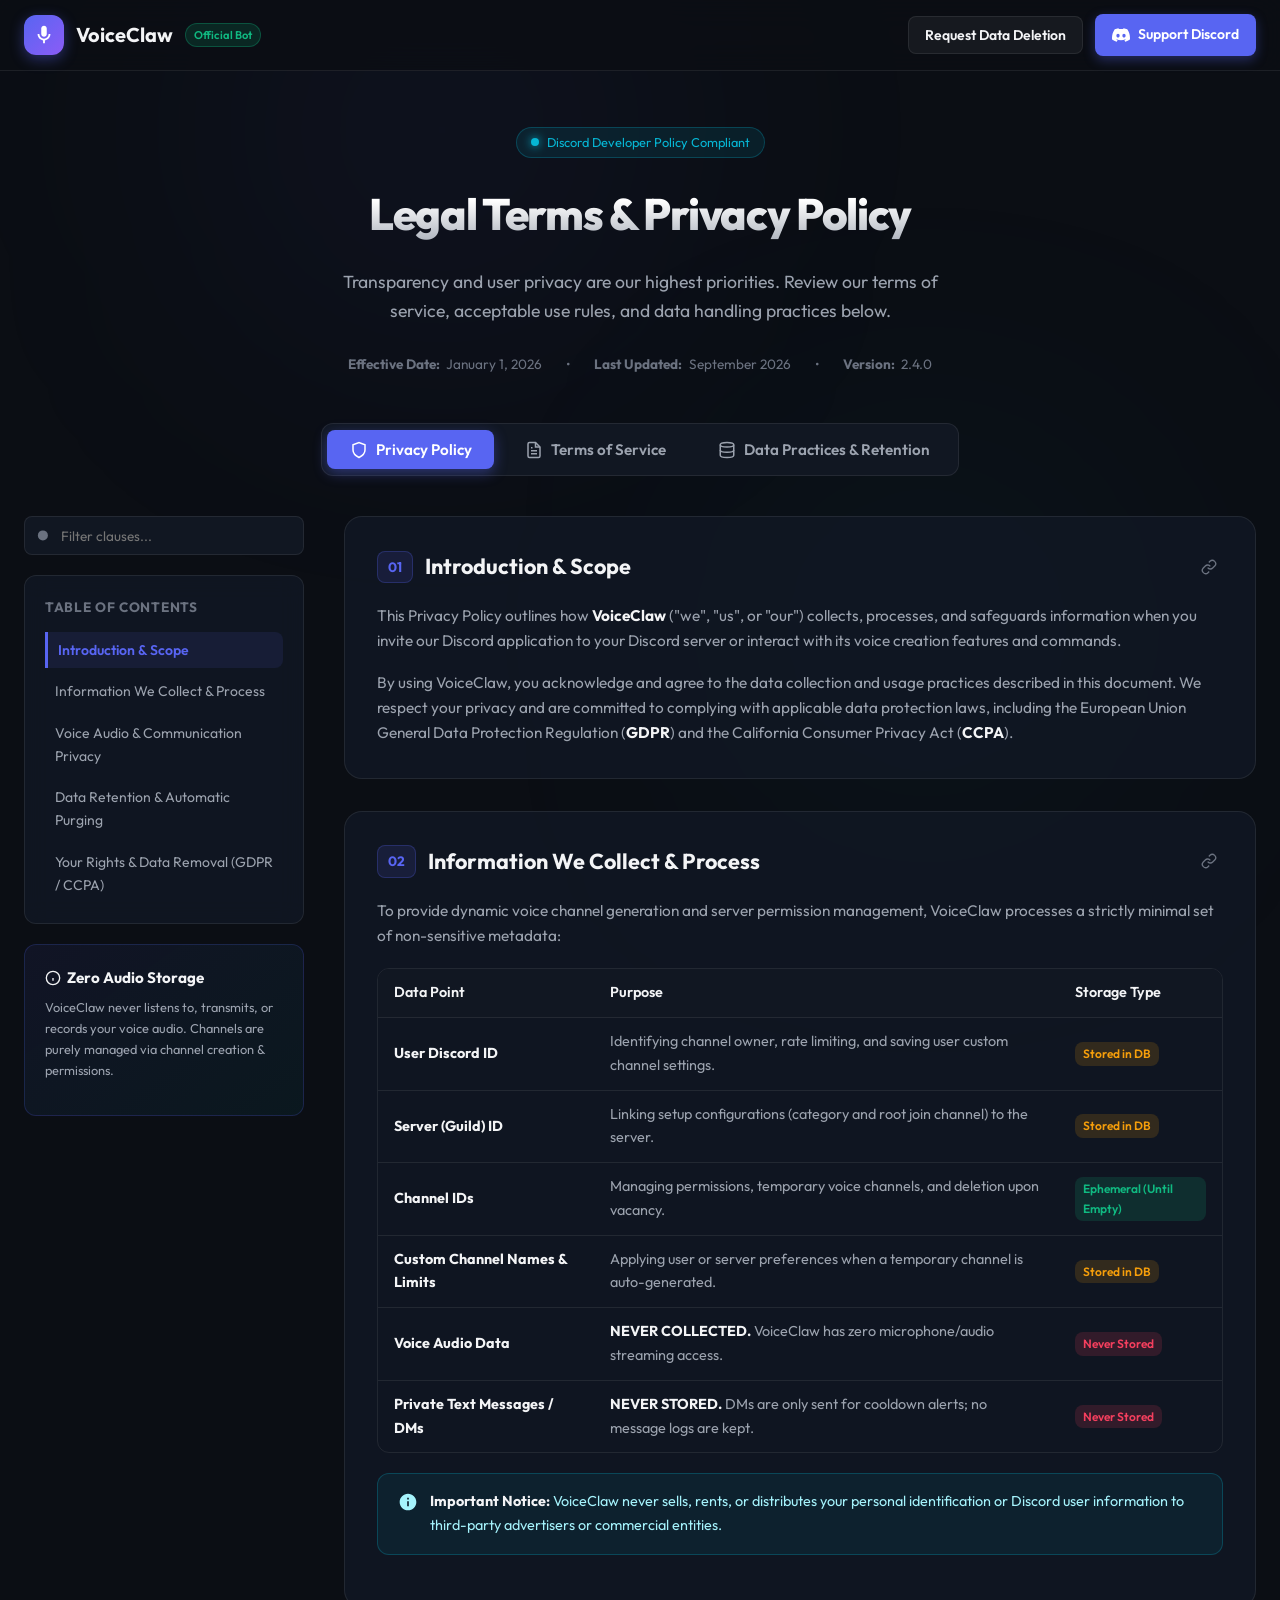
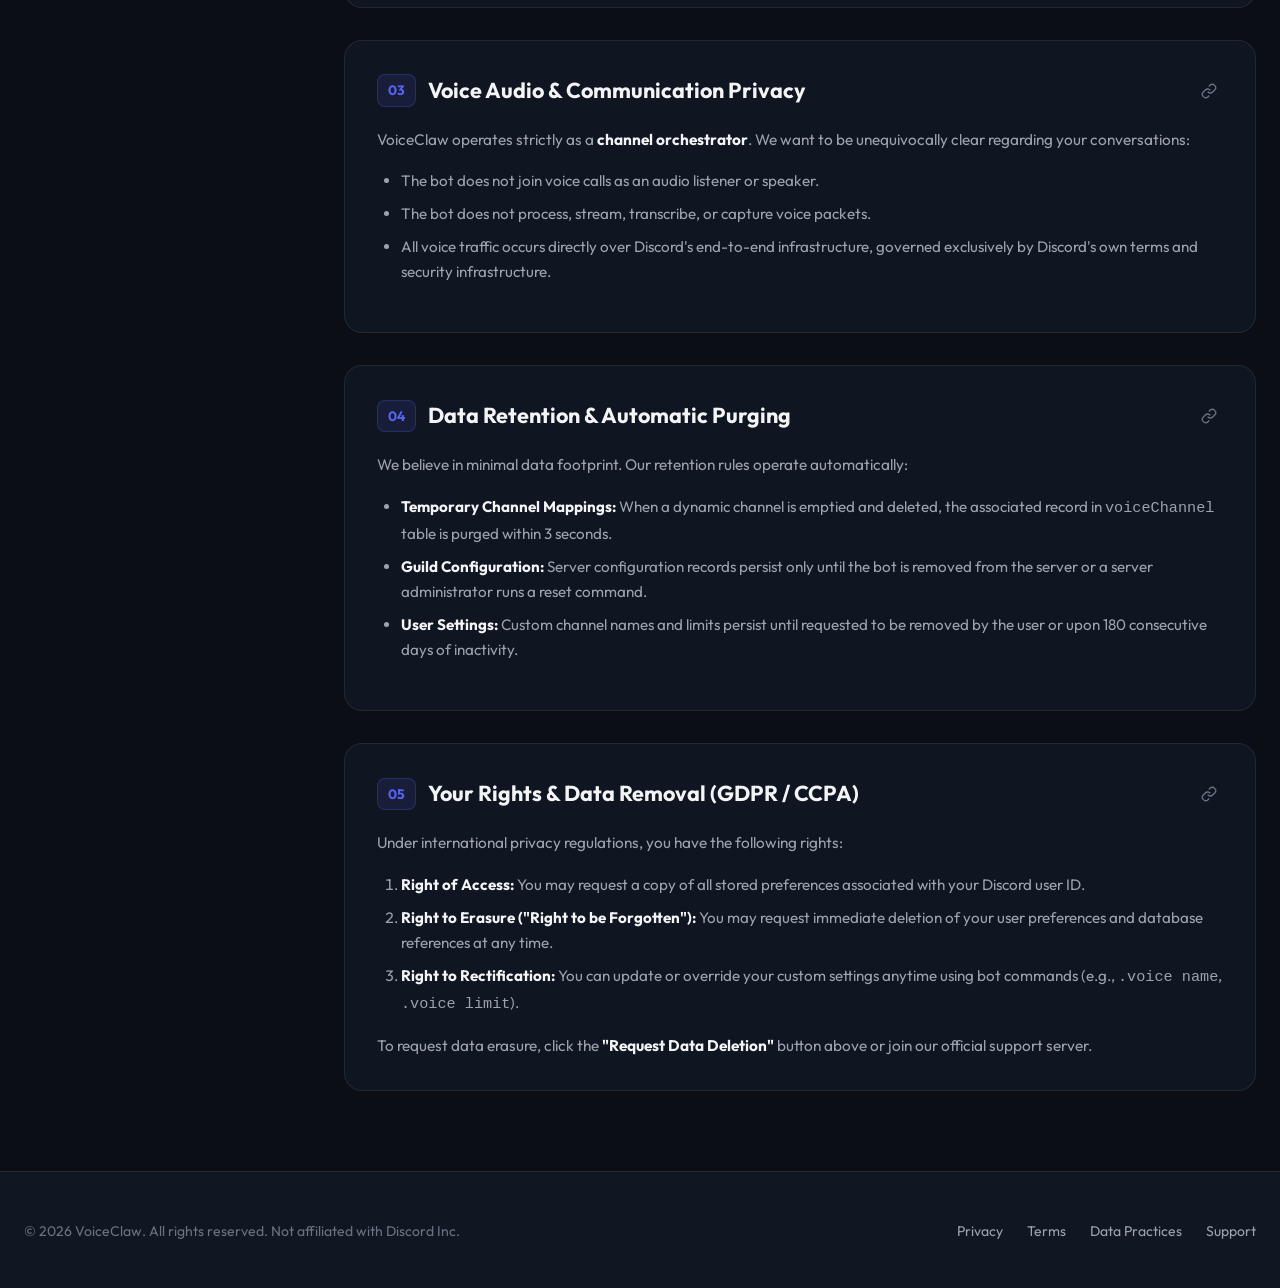
<file: webpanel/index.html>
<!DOCTYPE html>
<html lang="en">
<head>
  <meta charset="UTF-8">
  <meta name="viewport" content="width=device-width, initial-scale=1.0">
  <title>VoiceClaw - Terms of Service & Privacy Policy</title>
  <meta name="description" content="Official Terms of Service and Privacy Policy for VoiceClaw Discord Bot. Learn how we handle your data, voice permissions, and privacy.">
  <link rel="preconnect" href="https://fonts.googleapis.com">
  <link rel="preconnect" href="https://fonts.gstatic.com" crossorigin>
  <link href="https://fonts.googleapis.com/css2?family=Outfit:wght@400;500;600;700;800&family=Inter:wght@400;500;600&display=swap" rel="stylesheet">
  <link rel="stylesheet" href="style.css">
</head>
<body>
  <div class="app-container">
    <!-- Navbar -->
    <header class="navbar">
      <div class="nav-inner">
        <a href="#" class="brand">
          <div class="brand-icon">
            <svg viewBox="0 0 24 24"><path d="M12 14c1.66 0 3-1.34 3-3V5c0-1.66-1.34-3-3-3S9 3.34 9 5v6c0 1.66 1.34 3 3 3z"/><path d="M17 11c0 2.76-2.24 5-5 5s-5-2.24-5-5H5c0 3.53 2.61 6.43 6 6.92V21h2v-3.08c3.39-.49 6-3.39 6-6.92h-2z"/></svg>
          </div>
          <span>VoiceClaw</span>
          <span class="brand-badge">Official Bot</span>
        </a>
        <div class="nav-actions">
          <button class="btn btn-secondary" id="btnOpenDataModal">Request Data Deletion</button>
          <a href="https://discord.gg/y9pgpbt" target="_blank" rel="noopener noreferrer" class="btn btn-primary">
            <svg width="18" height="18" viewBox="0 0 24 24" fill="currentColor"><path d="M20.317 4.37a19.791 19.791 0 0 0-4.885-1.515.074.074 0 0 0-.079.037c-.21.375-.444.864-.608 1.25a18.27 18.27 0 0 0-5.487 0 12.64 12.64 0 0 0-.617-1.25.077.077 0 0 0-.079-.037A19.736 19.736 0 0 0 3.677 4.37a.07.07 0 0 0-.032.027C.533 9.046-.32 13.58.099 18.057a.082.082 0 0 0 .031.057 19.9 19.9 0 0 0 5.993 3.03.078.078 0 0 0 .084-.028 14.09 14.09 0 0 0 1.226-1.994.076.076 0 0 0-.041-.106 13.107 13.107 0 0 1-1.872-.892.077.077 0 0 1-.008-.128 10.2 10.2 0 0 0 .372-.292.074.074 0 0 1 .077-.01c3.929 1.793 8.18 1.793 12.061 0a.074.074 0 0 1 .078.01c.12.098.246.198.373.292a.077.077 0 0 1-.006.127 12.299 12.299 0 0 1-1.873.893.077.077 0 0 0-.041.107c.36.698.772 1.362 1.225 1.993a.076.076 0 0 0 .084.028 19.839 19.839 0 0 0 6.002-3.03.077.077 0 0 0 .032-.054c.5-5.177-.838-9.674-3.549-13.66a.061.061 0 0 0-.031-.028zM8.02 15.33c-1.183 0-2.157-1.085-2.157-2.419 0-1.333.956-2.419 2.157-2.419 1.21 0 2.176 1.096 2.157 2.42 0 1.333-.956 2.418-2.157 2.418zm7.975 0c-1.183 0-2.157-1.085-2.157-2.419 0-1.333.955-2.419 2.157-2.419 1.21 0 2.176 1.096 2.157 2.42 0 1.333-.946 2.418-2.157 2.418z"/></svg>
            Support Discord
          </a>
        </div>
      </div>
    </header>

    <!-- Hero Section -->
    <section class="hero">
      <div class="hero-pill">
        <span class="pulse-dot"></span>
        Discord Developer Policy Compliant
      </div>
      <h1>Legal Terms & Privacy Policy</h1>
      <p>Transparency and user privacy are our highest priorities. Review our terms of service, acceptable use rules, and data handling practices below.</p>
      
      <div class="hero-meta">
        <span><strong>Effective Date:</strong> January 1, 2026</span>
        <span>•</span>
        <span><strong>Last Updated:</strong> September 2026</span>
        <span>•</span>
        <span><strong>Version:</strong> 2.4.0</span>
      </div>
    </section>

    <!-- Navigation Tabs -->
    <div class="tabs-wrapper">
      <div class="tabs-bar">
        <button class="tab-btn active" data-tab="privacy">
          <svg width="18" height="18" viewBox="0 0 24 24" fill="none" stroke="currentColor" stroke-width="2"><path d="M12 22s8-4 8-10V5l-8-3-8 3v7c0 6 8 10 8 10z"/></svg>
          Privacy Policy
        </button>
        <button class="tab-btn" data-tab="terms">
          <svg width="18" height="18" viewBox="0 0 24 24" fill="none" stroke="currentColor" stroke-width="2"><path d="M14 2H6a2 2 0 0 0-2 2v16a2 2 0 0 0 2 2h12a2 2 0 0 0 2-2V8z"/><polyline points="14 2 14 8 20 8"/><line x1="16" y1="13" x2="8" y2="13"/><line x1="16" y1="17" x2="8" y2="17"/><polyline points="10 9 9 9 8 9"/></svg>
          Terms of Service
        </button>
        <button class="tab-btn" data-tab="data-practices">
          <svg width="18" height="18" viewBox="0 0 24 24" fill="none" stroke="currentColor" stroke-width="2"><ellipse cx="12" cy="5" rx="9" ry="3"/><path d="M21 12c0 1.66-4 3-9 3s-9-1.34-9-3"/><path d="M3 5v14c0 1.66 4 3 9 3s9-1.34 9-3V5"/></svg>
          Data Practices & Retention
        </button>
      </div>
    </div>

    <!-- Main Content Layout -->
    <main class="content-layout">
      <!-- Sticky Sidebar -->
      <aside class="sidebar">
        <div class="search-box">
          <svg viewBox="0 0 24 24"><circle cx="11" cy="11" r="8"/><line x1="21" y1="21" x2="16.65" y2="16.65"/></svg>
          <input type="text" id="policySearch" placeholder="Filter clauses...">
        </div>

        <div class="toc-card">
          <h3 id="tocTitle">Table of Contents</h3>
          <ul class="toc-list" id="tocList">
            <!-- Dynamic TOC items populated via JS -->
          </ul>
        </div>

        <div class="sidebar-summary-card">
          <h4>
            <svg width="16" height="16" viewBox="0 0 24 24" fill="none" stroke="currentColor" stroke-width="2"><circle cx="12" cy="12" r="10"/><line x1="12" y1="16" x2="12" y2="12"/><line x1="12" y1="8" x2="12.01" y2="8"/></svg>
            Zero Audio Storage
          </h4>
          <p>VoiceClaw never listens to, transmits, or records your voice audio. Channels are purely managed via channel creation & permissions.</p>
        </div>
      </aside>

      <!-- Document Content Panels -->
      <div class="document-container">
        
        <!-- PRIVACY POLICY PANE -->
        <section class="doc-pane active" id="pane-privacy">
          
          <div class="policy-card" id="priv-intro">
            <div class="card-header">
              <div class="card-title-group">
                <span class="section-number">01</span>
                <h2>Introduction & Scope</h2>
              </div>
              <button class="copy-anchor" title="Copy Section Link" data-anchor="priv-intro">
                <svg width="16" height="16" viewBox="0 0 24 24" fill="none" stroke="currentColor" stroke-width="2"><path d="M10 13a5 5 0 0 0 7.54.54l3-3a5 5 0 0 0-7.07-7.07l-1.72 1.71"/><path d="M14 11a5 5 0 0 0-7.54-.54l-3 3a5 5 0 0 0 7.07 7.07l1.71-1.71"/></svg>
              </button>
            </div>
            <div class="card-body">
              <p>This Privacy Policy outlines how <strong>VoiceClaw</strong> ("we", "us", or "our") collects, processes, and safeguards information when you invite our Discord application to your Discord server or interact with its voice creation features and commands.</p>
              <p>By using VoiceClaw, you acknowledge and agree to the data collection and usage practices described in this document. We respect your privacy and are committed to complying with applicable data protection laws, including the European Union General Data Protection Regulation (<strong>GDPR</strong>) and the California Consumer Privacy Act (<strong>CCPA</strong>).</p>
            </div>
          </div>

          <div class="policy-card" id="priv-data-collected">
            <div class="card-header">
              <div class="card-title-group">
                <span class="section-number">02</span>
                <h2>Information We Collect & Process</h2>
              </div>
              <button class="copy-anchor" title="Copy Section Link" data-anchor="priv-data-collected">
                <svg width="16" height="16" viewBox="0 0 24 24" fill="none" stroke="currentColor" stroke-width="2"><path d="M10 13a5 5 0 0 0 7.54.54l3-3a5 5 0 0 0-7.07-7.07l-1.72 1.71"/><path d="M14 11a5 5 0 0 0-7.54-.54l-3 3a5 5 0 0 0 7.07 7.07l1.71-1.71"/></svg>
              </button>
            </div>
            <div class="card-body">
              <p>To provide dynamic voice channel generation and server permission management, VoiceClaw processes a strictly minimal set of non-sensitive metadata:</p>
              <div class="data-table-container">
                <table class="data-table">
                  <thead>
                    <tr>
                      <th>Data Point</th>
                      <th>Purpose</th>
                      <th>Storage Type</th>
                    </tr>
                  </thead>
                  <tbody>
                    <tr>
                      <td><strong>User Discord ID</strong></td>
                      <td>Identifying channel owner, rate limiting, and saving user custom channel settings.</td>
                      <td><span class="tag tag-stored">Stored in DB</span></td>
                    </tr>
                    <tr>
                      <td><strong>Server (Guild) ID</strong></td>
                      <td>Linking setup configurations (category and root join channel) to the server.</td>
                      <td><span class="tag tag-stored">Stored in DB</span></td>
                    </tr>
                    <tr>
                      <td><strong>Channel IDs</strong></td>
                      <td>Managing permissions, temporary voice channels, and deletion upon vacancy.</td>
                      <td><span class="tag tag-ephemeral">Ephemeral (Until Empty)</span></td>
                    </tr>
                    <tr>
                      <td><strong>Custom Channel Names & Limits</strong></td>
                      <td>Applying user or server preferences when a temporary channel is auto-generated.</td>
                      <td><span class="tag tag-stored">Stored in DB</span></td>
                    </tr>
                    <tr>
                      <td><strong>Voice Audio Data</strong></td>
                      <td><strong>NEVER COLLECTED.</strong> VoiceClaw has zero microphone/audio streaming access.</td>
                      <td><span class="tag tag-never">Never Stored</span></td>
                    </tr>
                    <tr>
                      <td><strong>Private Text Messages / DMs</strong></td>
                      <td><strong>NEVER STORED.</strong> DMs are only sent for cooldown alerts; no message logs are kept.</td>
                      <td><span class="tag tag-never">Never Stored</span></td>
                    </tr>
                  </tbody>
                </table>
              </div>
              <div class="callout callout-info">
                <svg viewBox="0 0 24 24" fill="currentColor"><path d="M12 2C6.48 2 2 6.48 2 12s4.48 10 10 10 10-4.48 10-10S17.52 2 12 2zm1 15h-2v-6h2v6zm0-8h-2V7h2v2z"/></svg>
                <div><strong>Important Notice:</strong> VoiceClaw never sells, rents, or distributes your personal identification or Discord user information to third-party advertisers or commercial entities.</div>
              </div>
            </div>
          </div>

          <div class="policy-card" id="priv-audio-statement">
            <div class="card-header">
              <div class="card-title-group">
                <span class="section-number">03</span>
                <h2>Voice Audio & Communication Privacy</h2>
              </div>
              <button class="copy-anchor" title="Copy Section Link" data-anchor="priv-audio-statement">
                <svg width="16" height="16" viewBox="0 0 24 24" fill="none" stroke="currentColor" stroke-width="2"><path d="M10 13a5 5 0 0 0 7.54.54l3-3a5 5 0 0 0-7.07-7.07l-1.72 1.71"/><path d="M14 11a5 5 0 0 0-7.54-.54l-3 3a5 5 0 0 0 7.07 7.07l1.71-1.71"/></svg>
              </button>
            </div>
            <div class="card-body">
              <p>VoiceClaw operates strictly as a <strong>channel orchestrator</strong>. We want to be unequivocally clear regarding your conversations:</p>
              <ul>
                <li>The bot does not join voice calls as an audio listener or speaker.</li>
                <li>The bot does not process, stream, transcribe, or capture voice packets.</li>
                <li>All voice traffic occurs directly over Discord's end-to-end infrastructure, governed exclusively by Discord's own terms and security infrastructure.</li>
              </ul>
            </div>
          </div>

          <div class="policy-card" id="priv-data-retention">
            <div class="card-header">
              <div class="card-title-group">
                <span class="section-number">04</span>
                <h2>Data Retention & Automatic Purging</h2>
              </div>
              <button class="copy-anchor" title="Copy Section Link" data-anchor="priv-data-retention">
                <svg width="16" height="16" viewBox="0 0 24 24" fill="none" stroke="currentColor" stroke-width="2"><path d="M10 13a5 5 0 0 0 7.54.54l3-3a5 5 0 0 0-7.07-7.07l-1.72 1.71"/><path d="M14 11a5 5 0 0 0-7.54-.54l-3 3a5 5 0 0 0 7.07 7.07l1.71-1.71"/></svg>
              </button>
            </div>
            <div class="card-body">
              <p>We believe in minimal data footprint. Our retention rules operate automatically:</p>
              <ul>
                <li><strong>Temporary Channel Mappings:</strong> When a dynamic channel is emptied and deleted, the associated record in <code>voiceChannel</code> table is purged within 3 seconds.</li>
                <li><strong>Guild Configuration:</strong> Server configuration records persist only until the bot is removed from the server or a server administrator runs a reset command.</li>
                <li><strong>User Settings:</strong> Custom channel names and limits persist until requested to be removed by the user or upon 180 consecutive days of inactivity.</li>
              </ul>
            </div>
          </div>

          <div class="policy-card" id="priv-user-rights">
            <div class="card-header">
              <div class="card-title-group">
                <span class="section-number">05</span>
                <h2>Your Rights & Data Removal (GDPR / CCPA)</h2>
              </div>
              <button class="copy-anchor" title="Copy Section Link" data-anchor="priv-user-rights">
                <svg width="16" height="16" viewBox="0 0 24 24" fill="none" stroke="currentColor" stroke-width="2"><path d="M10 13a5 5 0 0 0 7.54.54l3-3a5 5 0 0 0-7.07-7.07l-1.72 1.71"/><path d="M14 11a5 5 0 0 0-7.54-.54l-3 3a5 5 0 0 0 7.07 7.07l1.71-1.71"/></svg>
              </button>
            </div>
            <div class="card-body">
              <p>Under international privacy regulations, you have the following rights:</p>
              <ol>
                <li><strong>Right of Access:</strong> You may request a copy of all stored preferences associated with your Discord user ID.</li>
                <li><strong>Right to Erasure ("Right to be Forgotten"):</strong> You may request immediate deletion of your user preferences and database references at any time.</li>
                <li><strong>Right to Rectification:</strong> You can update or override your custom settings anytime using bot commands (e.g., <code>.voice name</code>, <code>.voice limit</code>).</li>
              </ol>
              <p>To request data erasure, click the <strong>"Request Data Deletion"</strong> button above or join our official support server.</p>
            </div>
          </div>

        </section>

        <!-- TERMS OF SERVICE PANE -->
        <section class="doc-pane" id="pane-terms">
          
          <div class="policy-card" id="terms-agreement">
            <div class="card-header">
              <div class="card-title-group">
                <span class="section-number">01</span>
                <h2>Agreement to Terms</h2>
              </div>
              <button class="copy-anchor" title="Copy Section Link" data-anchor="terms-agreement">
                <svg width="16" height="16" viewBox="0 0 24 24" fill="none" stroke="currentColor" stroke-width="2"><path d="M10 13a5 5 0 0 0 7.54.54l3-3a5 5 0 0 0-7.07-7.07l-1.72 1.71"/><path d="M14 11a5 5 0 0 0-7.54-.54l-3 3a5 5 0 0 0 7.07 7.07l1.71-1.71"/></svg>
              </button>
            </div>
            <div class="card-body">
              <p>By adding the <strong>VoiceClaw</strong> bot to your Discord server or utilizing its features, commands, and automated voice channels, you agree to be bound by these Terms of Service. If you disagree with any part of these terms, you must remove the bot from your server and cease use of the service immediately.</p>
              <p>These terms operate alongside and subject to <a href="https://discord.com/terms" target="_blank" rel="noopener noreferrer" style="color:var(--accent-discord);">Discord's Terms of Service</a> and <a href="https://discord.com/guidelines" target="_blank" rel="noopener noreferrer" style="color:var(--accent-discord);">Discord's Community Guidelines</a>.</p>
            </div>
          </div>

          <div class="policy-card" id="terms-acceptable-use">
            <div class="card-header">
              <div class="card-title-group">
                <span class="section-number">02</span>
                <h2>Acceptable Use & Prohibited Conduct</h2>
              </div>
              <button class="copy-anchor" title="Copy Section Link" data-anchor="terms-acceptable-use">
                <svg width="16" height="16" viewBox="0 0 24 24" fill="none" stroke="currentColor" stroke-width="2"><path d="M10 13a5 5 0 0 0 7.54.54l3-3a5 5 0 0 0-7.07-7.07l-1.72 1.71"/><path d="M14 11a5 5 0 0 0-7.54-.54l-3 3a5 5 0 0 0 7.07 7.07l1.71-1.71"/></svg>
              </button>
            </div>
            <div class="card-body">
              <p>When using VoiceClaw, you agree not to engage in any of the following activities:</p>
              <ul>
                <li><strong>Abuse & Spamming:</strong> Rapidly triggering join-to-create channels with automated scripts or macros in order to crash the bot, spam server audit logs, or flood Discord API rate limits.</li>
                <li><strong>Harmful or Illegal Content:</strong> Setting temporary voice channel names containing hate speech, harassment, sexually explicit wording, promotion of self-harm, or illegal material.</li>
                <li><strong>Reverse Engineering:</strong> Attempting to disrupt, exploit, inject malicious SQL code, or circumvent the bot's cooldown restrictions.</li>
                <li><strong>Violation of Discord Guidelines:</strong> Using VoiceClaw channels to host or facilitate activities that violate Discord Community Guidelines.</li>
              </ul>
              <div class="callout callout-warning">
                <svg viewBox="0 0 24 24" fill="currentColor"><path d="M1 21h22L12 2 1 21zm12-3h-2v-2h2v2zm0-4h-2v-4h2v4z"/></svg>
                <div>Violating acceptable use rules may result in server blacklisting, bot command timeouts, or referral to Discord Trust & Safety.</div>
              </div>
            </div>
          </div>

          <div class="policy-card" id="terms-owner-responsibility">
            <div class="card-header">
              <div class="card-title-group">
                <span class="section-number">03</span>
                <h2>Server Owner Responsibilities</h2>
              </div>
              <button class="copy-anchor" title="Copy Section Link" data-anchor="terms-owner-responsibility">
                <svg width="16" height="16" viewBox="0 0 24 24" fill="none" stroke="currentColor" stroke-width="2"><path d="M10 13a5 5 0 0 0 7.54.54l3-3a5 5 0 0 0-7.07-7.07l-1.72 1.71"/><path d="M14 11a5 5 0 0 0-7.54-.54l-3 3a5 5 0 0 0 7.07 7.07l1.71-1.71"/></svg>
              </button>
            </div>
            <div class="card-body">
              <p>Server owners and administrators are solely responsible for:</p>
              <ul>
                <li>Granting the bot adequate permissions (Manage Channels, Move Members, View Channels) necessary for proper execution.</li>
                <li>Moderating the names and behavior of users inside channels created within their server.</li>
                <li>Ensuring their server rules align with acceptable usage of dynamic voice channels.</li>
              </ul>
            </div>
          </div>

          <div class="policy-card" id="terms-availability">
            <div class="card-header">
              <div class="card-title-group">
                <span class="section-number">04</span>
                <h2>Service Availability & Modifications</h2>
              </div>
              <button class="copy-anchor" title="Copy Section Link" data-anchor="terms-availability">
                <svg width="16" height="16" viewBox="0 0 24 24" fill="none" stroke="currentColor" stroke-width="2"><path d="M10 13a5 5 0 0 0 7.54.54l3-3a5 5 0 0 0-7.07-7.07l-1.72 1.71"/><path d="M14 11a5 5 0 0 0-7.54-.54l-3 3a5 5 0 0 0 7.07 7.07l1.71-1.71"/></svg>
              </button>
            </div>
            <div class="card-body">
              <p>VoiceClaw is provided on an "as is" and "as available" basis. While we strive for 99.9% uptime, we do not guarantee uninterrupted, bug-free, or continuous operation. Service may be temporarily paused for maintenance, database optimization, or Discord API outages.</p>
              <p>We reserve the right to modify, upgrade, or deprecate features of the bot at our discretion without prior individual notice.</p>
            </div>
          </div>

          <div class="policy-card" id="terms-liability">
            <div class="card-header">
              <div class="card-title-group">
                <span class="section-number">05</span>
                <h2>Limitation of Liability</h2>
              </div>
              <button class="copy-anchor" title="Copy Section Link" data-anchor="terms-liability">
                <svg width="16" height="16" viewBox="0 0 24 24" fill="none" stroke="currentColor" stroke-width="2"><path d="M10 13a5 5 0 0 0 7.54.54l3-3a5 5 0 0 0-7.07-7.07l-1.72 1.71"/><path d="M14 11a5 5 0 0 0-7.54-.54l-3 3a5 5 0 0 0 7.07 7.07l1.71-1.71"/></svg>
              </button>
            </div>
            <div class="card-body">
              <p>To the maximum extent permitted by applicable law, the developers and maintainers of VoiceClaw shall not be held liable for any direct, indirect, incidental, special, or consequential damages resulting from:</p>
              <ul>
                <li>The use or inability to use the bot.</li>
                <li>Accidental channel deletion or permission misconfigurations executed by server staff.</li>
                <li>Discord API outages or interruptions beyond our control.</li>
              </ul>
            </div>
          </div>

        </section>

        <!-- DATA PRACTICES PANE -->
        <section class="doc-pane" id="pane-data-practices">
          
          <div class="policy-card" id="sec-architecture">
            <div class="card-header">
              <div class="card-title-group">
                <span class="section-number">01</span>
                <h2>Database Architecture & Security</h2>
              </div>
              <button class="copy-anchor" title="Copy Section Link" data-anchor="sec-architecture">
                <svg width="16" height="16" viewBox="0 0 24 24" fill="none" stroke="currentColor" stroke-width="2"><path d="M10 13a5 5 0 0 0 7.54.54l3-3a5 5 0 0 0-7.07-7.07l-1.72 1.71"/><path d="M14 11a5 5 0 0 0-7.54-.54l-3 3a5 5 0 0 0 7.07 7.07l1.71-1.71"/></svg>
              </button>
            </div>
            <div class="card-body">
              <p>The bot stores relational metadata in an isolated, secure database. Access is strictly restricted to automated bot operations using parameterized queries, preventing SQL injection vulnerabilities.</p>
              <div class="callout callout-success">
                <svg viewBox="0 0 24 24" fill="currentColor"><path d="M12 1L3 5v6c0 5.55 3.84 10.74 9 12 5.16-1.26 9-6.45 9-12V5l-9-4zm-2 16l-4-4 1.41-1.41L10 14.17l6.59-6.59L18 9l-8 8z"/></svg>
                <div>No plaintext passwords, sensitive Discord tokens, or payment details are ever touched or stored by VoiceClaw.</div>
              </div>
            </div>
          </div>

          <div class="policy-card" id="sec-permissions">
            <div class="card-header">
              <div class="card-title-group">
                <span class="section-number">02</span>
                <h2>Discord Bot Permissions Explained</h2>
              </div>
              <button class="copy-anchor" title="Copy Section Link" data-anchor="sec-permissions">
                <svg width="16" height="16" viewBox="0 0 24 24" fill="none" stroke="currentColor" stroke-width="2"><path d="M10 13a5 5 0 0 0 7.54.54l3-3a5 5 0 0 0-7.07-7.07l-1.72 1.71"/><path d="M14 11a5 5 0 0 0-7.54-.54l-3 3a5 5 0 0 0 7.07 7.07l1.71-1.71"/></svg>
              </button>
            </div>
            <div class="card-body">
              <p>When inviting VoiceClaw, the bot requests specific Discord OAuth2 permissions. Here is why each is required:</p>
              <ul>
                <li><strong>Manage Channels:</strong> Used to dynamically create temporary voice channels under your specified category and delete them once empty.</li>
                <li><strong>Move Members:</strong> Automatically moves the user from the "Join to Create" channel directly into their newly created temporary channel.</li>
                <li><strong>Manage Permissions:</strong> Allows the owner to run <code>.voice lock</code>, <code>.voice unlock</code>, <code>.voice permit</code>, and <code>.voice reject</code>.</li>
                <li><strong>Send Messages & Embed Links:</strong> Sends control instructions, embed guides, and responses to command executions.</li>
              </ul>
            </div>
          </div>

          <div class="policy-card" id="sec-contact">
            <div class="card-header">
              <div class="card-title-group">
                <span class="section-number">03</span>
                <h2>Contact Information</h2>
              </div>
              <button class="copy-anchor" title="Copy Section Link" data-anchor="sec-contact">
                <svg width="16" height="16" viewBox="0 0 24 24" fill="none" stroke="currentColor" stroke-width="2"><path d="M10 13a5 5 0 0 0 7.54.54l3-3a5 5 0 0 0-7.07-7.07l-1.72 1.71"/><path d="M14 11a5 5 0 0 0-7.54-.54l-3 3a5 5 0 0 0 7.07 7.07l1.71-1.71"/></svg>
              </button>
            </div>
            <div class="card-body">
              <p>For inquiries, bug reports, or legal notices regarding these Terms or our Privacy Policy, please join our Discord support community or submit an inquiry through our developer portal:</p>
              <ul>
                <li><strong>Support Server:</strong> <a href="https://discord.gg/y9pgpbt" target="_blank" rel="noopener noreferrer" style="color:var(--accent-discord);">discord.gg/y9pgpbt</a></li>
                <li><strong>Official Web:</strong> <a href="https://voicemaster.xyz/" target="_blank" rel="noopener noreferrer" style="color:var(--accent-cyan);">voicemaster.xyz</a></li>
              </ul>
            </div>
          </div>

        </section>

      </div>
    </main>

    <!-- Data Deletion Modal -->
    <div class="modal-overlay" id="dataModal">
      <div class="modal-box">
        <div class="modal-header">
          <h3>Request Data Deletion</h3>
          <button class="modal-close" id="btnCloseDataModal">&times;</button>
        </div>
        <p style="color: var(--text-muted); font-size: 0.92rem; margin-bottom: 1.25rem;">
          Under GDPR & CCPA, you have the right to request full erasure of all database records linked to your Discord User ID or Guild ID.
        </p>
        <div style="background: var(--bg-primary); border: 1px solid var(--border-color); border-radius: var(--radius-sm); padding: 1rem; margin-bottom: 1.5rem;">
          <label style="display:block; font-size: 0.8rem; font-weight: 600; color: var(--text-dim); margin-bottom: 0.4rem;">HOW TO REQUEST:</label>
          <p style="font-size: 0.88rem; color: var(--text-main); margin-bottom: 0.5rem;">1. Join our support server: <strong>discord.gg/y9pgpbt</strong></p>
          <p style="font-size: 0.88rem; color: var(--text-main); margin-bottom: 0.5rem;">2. Open a ticket in <code>#support</code></p>
          <p style="font-size: 0.88rem; color: var(--text-main);">3. Provide your 18-digit Discord Snowflake ID.</p>
        </div>
        <div style="display: flex; justify-content: flex-end; gap: 0.75rem;">
          <button class="btn btn-secondary" id="btnCancelModal">Close</button>
          <a href="https://discord.gg/y9pgpbt" target="_blank" rel="noopener noreferrer" class="btn btn-primary">Join Support Server</a>
        </div>
      </div>
    </div>

    <!-- Toast Notification -->
    <div class="toast" id="toast">
      <svg width="18" height="18" viewBox="0 0 24 24" fill="none" stroke="currentColor" stroke-width="2"><path d="M20 6L9 17l-5-5"/></svg>
      <span id="toastMsg">Link copied to clipboard!</span>
    </div>

    <!-- Footer -->
    <footer class="footer">
      <div class="footer-inner">
        <div>
          © 2026 VoiceClaw. All rights reserved. Not affiliated with Discord Inc.
        </div>
        <div class="footer-links">
          <a href="#pane-privacy" class="footer-nav" data-tab="privacy">Privacy</a>
          <a href="#pane-terms" class="footer-nav" data-tab="terms">Terms</a>
          <a href="#pane-data-practices" class="footer-nav" data-tab="data-practices">Data Practices</a>
          <a href="https://discord.gg/y9pgpbt" target="_blank" rel="noopener noreferrer">Support</a>
        </div>
      </div>
    </footer>
  </div>

  <script src="script.js"></script>
</body>
</html>
</file>
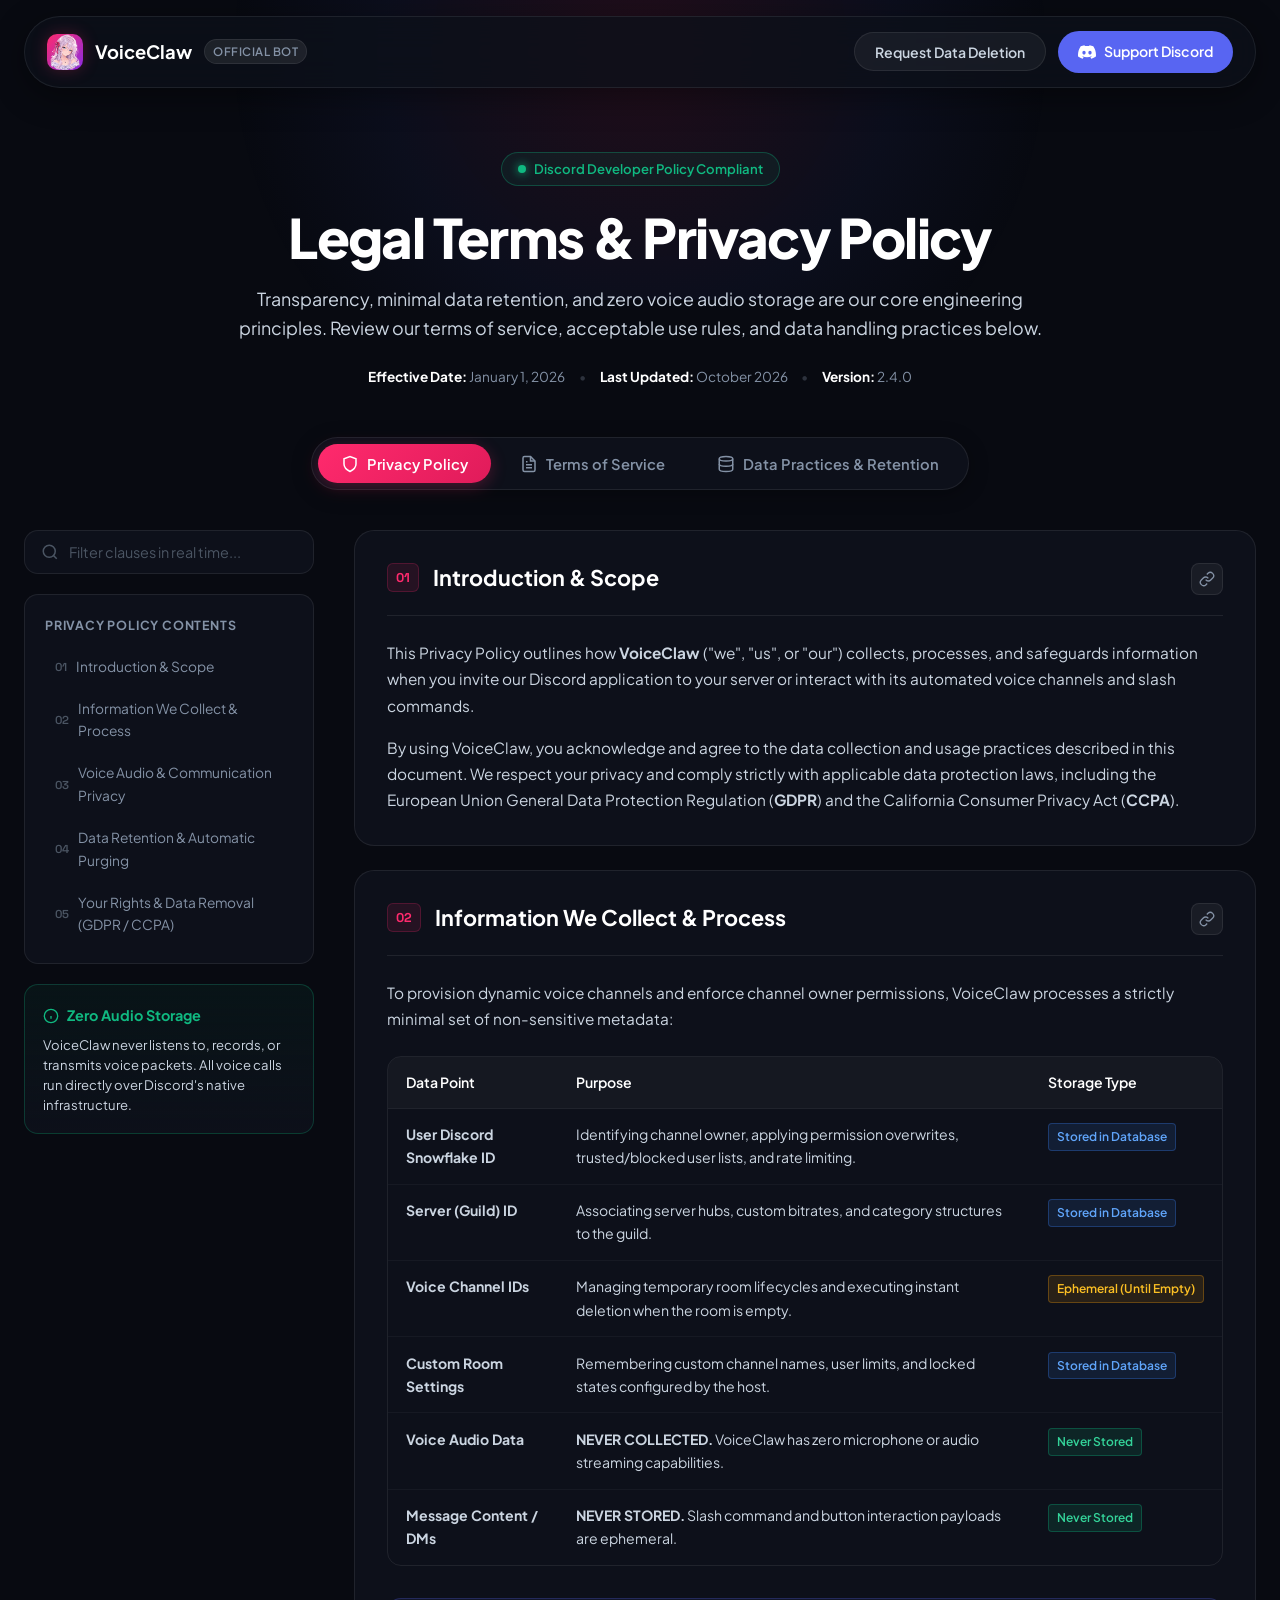
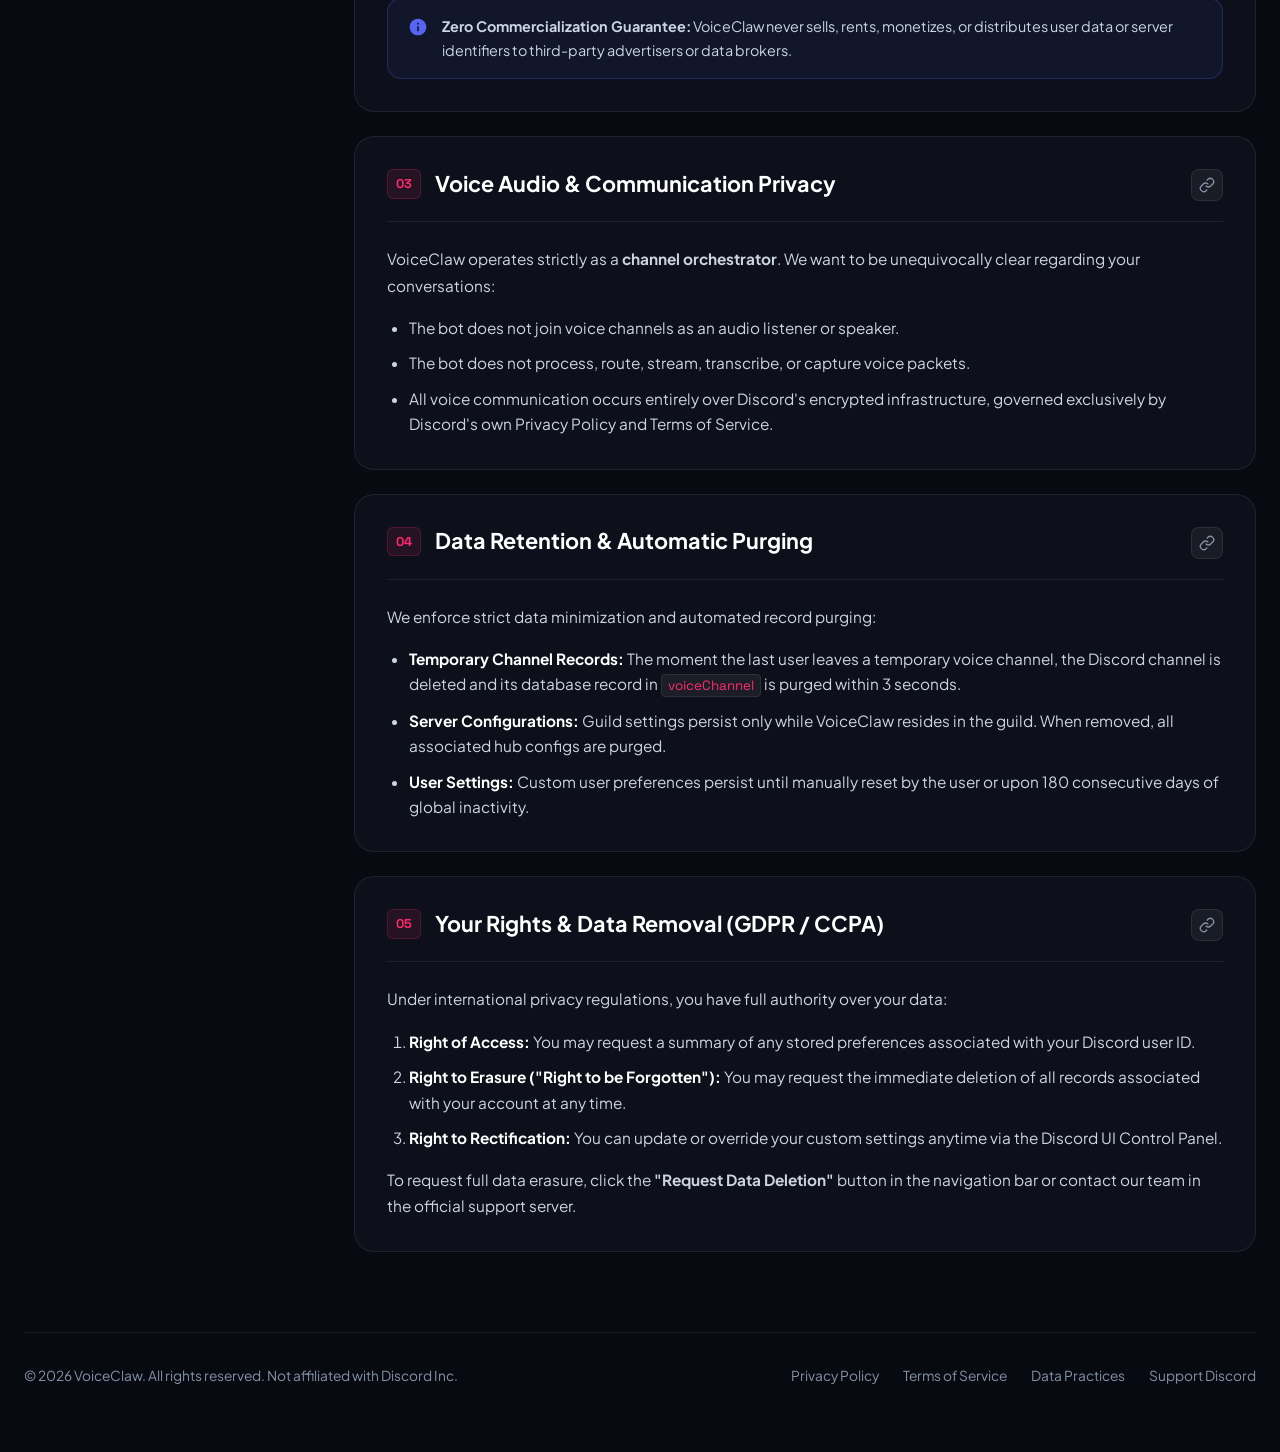
<file: privacy.html>
<!DOCTYPE html>
<html lang="en">
<head>
  <meta charset="UTF-8">
  <meta name="viewport" content="width=device-width, initial-scale=1.0">
  <title>VoiceClaw - Terms of Service & Privacy Policy</title>
  <meta name="description" content="Official Terms of Service and Privacy Policy for VoiceClaw Discord Bot. Compliant with Discord Developer Policy, GDPR, and CCPA.">
  <link rel="icon" href="favicon.png">

  <!-- Crisp Typography -->
  <link rel="preconnect" href="https://fonts.googleapis.com">
  <link rel="preconnect" href="https://fonts.gstatic.com" crossorigin>
  <link href="https://fonts.googleapis.com/css2?family=Plus+Jakarta+Sans:wght@400;500;600;700;800&family=Space+Grotesk:wght@500;700&display=swap" rel="stylesheet">

  <link rel="stylesheet" href="privacy.css">
</head>
<body>
  <div class="app-container">
    <!-- Navbar -->
    <header class="navbar">
      <div class="nav-inner">
        <a href="/" class="brand">
          <div class="brand-icon">
            <img src="/favicon.png" alt="VoiceClaw" class="brand-logo-img">
          </div>
          <span>VoiceClaw</span>
          <span class="brand-badge">Official Bot</span>
        </a>
        <div class="nav-actions">
          <button class="btn btn-secondary" id="btnOpenDataModal">Request Data Deletion</button>
          <a href="https://discord.gg/y9pgpbt" target="_blank" rel="noopener noreferrer" class="btn btn-primary">
            <svg width="18" height="18" viewBox="0 0 24 24" fill="currentColor"><path d="M20.317 4.37a19.791 19.791 0 0 0-4.885-1.515.074.074 0 0 0-.079.037c-.21.375-.444.864-.608 1.25a18.27 18.27 0 0 0-5.487 0 12.64 12.64 0 0 0-.617-1.25.077.077 0 0 0-.079-.037A19.736 19.736 0 0 0 3.677 4.37a.07.07 0 0 0-.032.027C.533 9.046-.32 13.58.099 18.057a.082.082 0 0 0 .031.057 19.9 19.9 0 0 0 5.993 3.03.078.078 0 0 0 .084-.028 14.09 14.09 0 0 0 1.226-1.994.076.076 0 0 0-.041-.106 13.107 13.107 0 0 1-1.872-.892.077.077 0 0 1-.008-.128 10.2 10.2 0 0 0 .372-.292.074.074 0 0 1 .077-.01c3.929 1.793 8.18 1.793 12.061 0a.074.074 0 0 1 .078.01c.12.098.246.198.373.292a.077.077 0 0 1-.006.127 12.299 12.299 0 0 1-1.873.893.077.077 0 0 0-.041.107c.36.698.772 1.362 1.225 1.993a.076.076 0 0 0 .084.028 19.839 19.839 0 0 0 6.002-3.03.077.077 0 0 0 .032-.054c.5-5.177-.838-9.674-3.549-13.66a.061.061 0 0 0-.031-.028zM8.02 15.33c-1.183 0-2.157-1.085-2.157-2.419 0-1.333.956-2.419 2.157-2.419 1.21 0 2.176 1.096 2.157 2.42 0 1.333-.956 2.418-2.157 2.418zm7.975 0c-1.183 0-2.157-1.085-2.157-2.419 0-1.333.955-2.419 2.157-2.419 1.21 0 2.176 1.096 2.157 2.42 0 1.333-.946 2.418-2.157 2.418z"/></svg>
            Support Discord
          </a>
        </div>
      </div>
    </header>

    <!-- Hero Section -->
    <section class="hero">
      <div class="hero-pill">
        <span class="pulse-dot"></span>
        Discord Developer Policy Compliant
      </div>
      <h1>Legal Terms & Privacy Policy</h1>
      <p>Transparency, minimal data retention, and zero voice audio storage are our core engineering principles. Review our terms of service, acceptable use rules, and data handling practices below.</p>
      
      <div class="hero-meta">
        <span><strong>Effective Date:</strong> January 1, 2026</span>
        <span class="meta-divider">•</span>
        <span><strong>Last Updated:</strong> October 2026</span>
        <span class="meta-divider">•</span>
        <span><strong>Version:</strong> 2.4.0</span>
      </div>
    </section>

    <!-- Navigation Tabs -->
    <div class="tabs-wrapper">
      <div class="tabs-bar">
        <button class="tab-btn active" data-tab="privacy">
          <svg width="18" height="18" viewBox="0 0 24 24" fill="none" stroke="currentColor" stroke-width="2"><path d="M12 22s8-4 8-10V5l-8-3-8 3v7c0 6 8 10 8 10z"/></svg>
          Privacy Policy
        </button>
        <button class="tab-btn" data-tab="terms">
          <svg width="18" height="18" viewBox="0 0 24 24" fill="none" stroke="currentColor" stroke-width="2"><path d="M14 2H6a2 2 0 0 0-2 2v16a2 2 0 0 0 2 2h12a2 2 0 0 0 2-2V8z"/><polyline points="14 2 14 8 20 8"/><line x1="16" y1="13" x2="8" y2="13"/><line x1="16" y1="17" x2="8" y2="17"/><polyline points="10 9 9 9 8 9"/></svg>
          Terms of Service
        </button>
        <button class="tab-btn" data-tab="data-practices">
          <svg width="18" height="18" viewBox="0 0 24 24" fill="none" stroke="currentColor" stroke-width="2"><ellipse cx="12" cy="5" rx="9" ry="3"/><path d="M21 12c0 1.66-4 3-9 3s-9-1.34-9-3"/><path d="M3 5v14c0 1.66 4 3 9 3s9-1.34 9-3V5"/></svg>
          Data Practices & Retention
        </button>
      </div>
    </div>

    <!-- Main Content Layout -->
    <main class="content-layout">
      <!-- Sticky Sidebar -->
      <aside class="sidebar">
        <div class="search-box">
          <svg viewBox="0 0 24 24"><circle cx="11" cy="11" r="8"/><line x1="21" y1="21" x2="16.65" y2="16.65"/></svg>
          <input type="text" id="policySearch" placeholder="Filter clauses in real time...">
        </div>

        <div class="toc-card">
          <h3 id="tocTitle">Table of Contents</h3>
          <ul class="toc-list" id="tocList">
            <!-- Dynamic TOC items populated via JS -->
          </ul>
        </div>

        <div class="sidebar-summary-card">
          <h4>
            <svg width="16" height="16" viewBox="0 0 24 24" fill="none" stroke="currentColor" stroke-width="2"><circle cx="12" cy="12" r="10"/><line x1="12" y1="16" x2="12" y2="12"/><line x1="12" y1="8" x2="12.01" y2="8"/></svg>
            Zero Audio Storage
          </h4>
          <p>VoiceClaw never listens to, records, or transmits voice packets. All voice calls run directly over Discord's native infrastructure.</p>
        </div>
      </aside>

      <!-- Document Content Panels -->
      <div class="document-container">
        
        <!-- =================================================================
             PRIVACY POLICY PANE
             ================================================================= -->
        <section class="doc-pane active" id="pane-privacy">
          
          <div class="policy-card" id="priv-intro">
            <div class="card-header">
              <div class="card-title-group">
                <span class="section-number">01</span>
                <h2>Introduction & Scope</h2>
              </div>
              <button class="copy-anchor" title="Copy Section Link" data-anchor="priv-intro">
                <svg width="16" height="16" viewBox="0 0 24 24" fill="none" stroke="currentColor" stroke-width="2"><path d="M10 13a5 5 0 0 0 7.54.54l3-3a5 5 0 0 0-7.07-7.07l-1.72 1.71"/><path d="M14 11a5 5 0 0 0-7.54-.54l-3 3a5 5 0 0 0 7.07 7.07l1.71-1.71"/></svg>
              </button>
            </div>
            <div class="card-body">
              <p>This Privacy Policy outlines how <strong>VoiceClaw</strong> ("we", "us", or "our") collects, processes, and safeguards information when you invite our Discord application to your server or interact with its automated voice channels and slash commands.</p>
              <p>By using VoiceClaw, you acknowledge and agree to the data collection and usage practices described in this document. We respect your privacy and comply strictly with applicable data protection laws, including the European Union General Data Protection Regulation (<strong>GDPR</strong>) and the California Consumer Privacy Act (<strong>CCPA</strong>).</p>
            </div>
          </div>

          <div class="policy-card" id="priv-data-collected">
            <div class="card-header">
              <div class="card-title-group">
                <span class="section-number">02</span>
                <h2>Information We Collect & Process</h2>
              </div>
              <button class="copy-anchor" title="Copy Section Link" data-anchor="priv-data-collected">
                <svg width="16" height="16" viewBox="0 0 24 24" fill="none" stroke="currentColor" stroke-width="2"><path d="M10 13a5 5 0 0 0 7.54.54l3-3a5 5 0 0 0-7.07-7.07l-1.72 1.71"/><path d="M14 11a5 5 0 0 0-7.54-.54l-3 3a5 5 0 0 0 7.07 7.07l1.71-1.71"/></svg>
              </button>
            </div>
            <div class="card-body">
              <p>To provision dynamic voice channels and enforce channel owner permissions, VoiceClaw processes a strictly minimal set of non-sensitive metadata:</p>
              <div class="data-table-container">
                <table class="data-table">
                  <thead>
                    <tr>
                      <th>Data Point</th>
                      <th>Purpose</th>
                      <th>Storage Type</th>
                    </tr>
                  </thead>
                  <tbody>
                    <tr>
                      <td><strong>User Discord Snowflake ID</strong></td>
                      <td>Identifying channel owner, applying permission overwrites, trusted/blocked user lists, and rate limiting.</td>
                      <td><span class="tag tag-stored">Stored in Database</span></td>
                    </tr>
                    <tr>
                      <td><strong>Server (Guild) ID</strong></td>
                      <td>Associating server hubs, custom bitrates, and category structures to the guild.</td>
                      <td><span class="tag tag-stored">Stored in Database</span></td>
                    </tr>
                    <tr>
                      <td><strong>Voice Channel IDs</strong></td>
                      <td>Managing temporary room lifecycles and executing instant deletion when the room is empty.</td>
                      <td><span class="tag tag-ephemeral">Ephemeral (Until Empty)</span></td>
                    </tr>
                    <tr>
                      <td><strong>Custom Room Settings</strong></td>
                      <td>Remembering custom channel names, user limits, and locked states configured by the host.</td>
                      <td><span class="tag tag-stored">Stored in Database</span></td>
                    </tr>
                    <tr>
                      <td><strong>Voice Audio Data</strong></td>
                      <td><strong>NEVER COLLECTED.</strong> VoiceClaw has zero microphone or audio streaming capabilities.</td>
                      <td><span class="tag tag-never">Never Stored</span></td>
                    </tr>
                    <tr>
                      <td><strong>Message Content / DMs</strong></td>
                      <td><strong>NEVER STORED.</strong> Slash command and button interaction payloads are ephemeral.</td>
                      <td><span class="tag tag-never">Never Stored</span></td>
                    </tr>
                  </tbody>
                </table>
              </div>
              <div class="callout callout-info">
                <svg viewBox="0 0 24 24"><path d="M12 2C6.48 2 2 6.48 2 12s4.48 10 10 10 10-4.48 10-10S17.52 2 12 2zm1 15h-2v-6h2v6zm0-8h-2V7h2v2z"/></svg>
                <div><strong>Zero Commercialization Guarantee:</strong> VoiceClaw never sells, rents, monetizes, or distributes user data or server identifiers to third-party advertisers or data brokers.</div>
              </div>
            </div>
          </div>

          <div class="policy-card" id="priv-audio-statement">
            <div class="card-header">
              <div class="card-title-group">
                <span class="section-number">03</span>
                <h2>Voice Audio & Communication Privacy</h2>
              </div>
              <button class="copy-anchor" title="Copy Section Link" data-anchor="priv-audio-statement">
                <svg width="16" height="16" viewBox="0 0 24 24" fill="none" stroke="currentColor" stroke-width="2"><path d="M10 13a5 5 0 0 0 7.54.54l3-3a5 5 0 0 0-7.07-7.07l-1.72 1.71"/><path d="M14 11a5 5 0 0 0-7.54-.54l-3 3a5 5 0 0 0 7.07 7.07l1.71-1.71"/></svg>
              </button>
            </div>
            <div class="card-body">
              <p>VoiceClaw operates strictly as a <strong>channel orchestrator</strong>. We want to be unequivocally clear regarding your conversations:</p>
              <ul>
                <li>The bot does not join voice channels as an audio listener or speaker.</li>
                <li>The bot does not process, route, stream, transcribe, or capture voice packets.</li>
                <li>All voice communication occurs entirely over Discord's encrypted infrastructure, governed exclusively by Discord's own Privacy Policy and Terms of Service.</li>
              </ul>
            </div>
          </div>

          <div class="policy-card" id="priv-data-retention">
            <div class="card-header">
              <div class="card-title-group">
                <span class="section-number">04</span>
                <h2>Data Retention & Automatic Purging</h2>
              </div>
              <button class="copy-anchor" title="Copy Section Link" data-anchor="priv-data-retention">
                <svg width="16" height="16" viewBox="0 0 24 24" fill="none" stroke="currentColor" stroke-width="2"><path d="M10 13a5 5 0 0 0 7.54.54l3-3a5 5 0 0 0-7.07-7.07l-1.72 1.71"/><path d="M14 11a5 5 0 0 0-7.54-.54l-3 3a5 5 0 0 0 7.07 7.07l1.71-1.71"/></svg>
              </button>
            </div>
            <div class="card-body">
              <p>We enforce strict data minimization and automated record purging:</p>
              <ul>
                <li><strong>Temporary Channel Records:</strong> The moment the last user leaves a temporary voice channel, the Discord channel is deleted and its database record in <code>voiceChannel</code> is purged within 3 seconds.</li>
                <li><strong>Server Configurations:</strong> Guild settings persist only while VoiceClaw resides in the guild. When removed, all associated hub configs are purged.</li>
                <li><strong>User Settings:</strong> Custom user preferences persist until manually reset by the user or upon 180 consecutive days of global inactivity.</li>
              </ul>
            </div>
          </div>

          <div class="policy-card" id="priv-user-rights">
            <div class="card-header">
              <div class="card-title-group">
                <span class="section-number">05</span>
                <h2>Your Rights & Data Removal (GDPR / CCPA)</h2>
              </div>
              <button class="copy-anchor" title="Copy Section Link" data-anchor="priv-user-rights">
                <svg width="16" height="16" viewBox="0 0 24 24" fill="none" stroke="currentColor" stroke-width="2"><path d="M10 13a5 5 0 0 0 7.54.54l3-3a5 5 0 0 0-7.07-7.07l-1.72 1.71"/><path d="M14 11a5 5 0 0 0-7.54-.54l-3 3a5 5 0 0 0 7.07 7.07l1.71-1.71"/></svg>
              </button>
            </div>
            <div class="card-body">
              <p>Under international privacy regulations, you have full authority over your data:</p>
              <ol>
                <li><strong>Right of Access:</strong> You may request a summary of any stored preferences associated with your Discord user ID.</li>
                <li><strong>Right to Erasure ("Right to be Forgotten"):</strong> You may request the immediate deletion of all records associated with your account at any time.</li>
                <li><strong>Right to Rectification:</strong> You can update or override your custom settings anytime via the Discord UI Control Panel.</li>
              </ol>
              <p>To request full data erasure, click the <strong>"Request Data Deletion"</strong> button in the navigation bar or contact our team in the official support server.</p>
            </div>
          </div>

        </section>

        <!-- =================================================================
             TERMS OF SERVICE PANE
             ================================================================= -->
        <section class="doc-pane" id="pane-terms">
          
          <div class="policy-card" id="terms-agreement">
            <div class="card-header">
              <div class="card-title-group">
                <span class="section-number">01</span>
                <h2>Agreement to Terms</h2>
              </div>
              <button class="copy-anchor" title="Copy Section Link" data-anchor="terms-agreement">
                <svg width="16" height="16" viewBox="0 0 24 24" fill="none" stroke="currentColor" stroke-width="2"><path d="M10 13a5 5 0 0 0 7.54.54l3-3a5 5 0 0 0-7.07-7.07l-1.72 1.71"/><path d="M14 11a5 5 0 0 0-7.54-.54l-3 3a5 5 0 0 0 7.07 7.07l1.71-1.71"/></svg>
              </button>
            </div>
            <div class="card-body">
              <p>By inviting the <strong>VoiceClaw</strong> application to your Discord server or utilizing its features, commands, and automated voice channels, you agree to be bound by these Terms of Service. If you disagree with any part of these terms, you must remove the bot from your server and discontinue usage immediately.</p>
              <p>These terms operate in full alignment with and subject to <a href="https://discord.com/terms" target="_blank" rel="noopener noreferrer" style="color:var(--accent-discord);">Discord's Terms of Service</a> and <a href="https://discord.com/guidelines" target="_blank" rel="noopener noreferrer" style="color:var(--accent-discord);">Discord's Community Guidelines</a>.</p>
            </div>
          </div>

          <div class="policy-card" id="terms-acceptable-use">
            <div class="card-header">
              <div class="card-title-group">
                <span class="section-number">02</span>
                <h2>Acceptable Use & Prohibited Conduct</h2>
              </div>
              <button class="copy-anchor" title="Copy Section Link" data-anchor="terms-acceptable-use">
                <svg width="16" height="16" viewBox="0 0 24 24" fill="none" stroke="currentColor" stroke-width="2"><path d="M10 13a5 5 0 0 0 7.54.54l3-3a5 5 0 0 0-7.07-7.07l-1.72 1.71"/><path d="M14 11a5 5 0 0 0-7.54-.54l-3 3a5 5 0 0 0 7.07 7.07l1.71-1.71"/></svg>
              </button>
            </div>
            <div class="card-body">
              <p>When using VoiceClaw, you agree not to engage in any abusive or disruptive conduct, including:</p>
              <ul>
                <li><strong>Abuse & Spamming:</strong> Rapidly triggering join-to-create channels with automated scripts or macros in an attempt to flood server audit logs, disrupt services, or exceed Discord API rate limits.</li>
                <li><strong>Inappropriate Content:</strong> Setting temporary voice room names containing hate speech, harassment, explicit content, or material violating server guidelines.</li>
                <li><strong>Exploitation:</strong> Attempting to reverse engineer, disrupt, inject malicious payloads, or circumvent bot cooldown and security constraints.</li>
                <li><strong>Discord TOS Breaches:</strong> Utilizing VoiceClaw voice rooms to facilitate illegal activities or conduct prohibited by Discord.</li>
              </ul>
              <div class="callout callout-warning">
                <svg viewBox="0 0 24 24"><path d="M1 21h22L12 2 1 21zm12-3h-2v-2h2v2zm0-4h-2v-4h2v4z"/></svg>
                <div>Violating acceptable use standards will result in server blacklisting, bot command timeouts, or formal reporting to Discord Trust & Safety.</div>
              </div>
            </div>
          </div>

          <div class="policy-card" id="terms-owner-responsibility">
            <div class="card-header">
              <div class="card-title-group">
                <span class="section-number">03</span>
                <h2>Server Owner Responsibilities</h2>
              </div>
              <button class="copy-anchor" title="Copy Section Link" data-anchor="terms-owner-responsibility">
                <svg width="16" height="16" viewBox="0 0 24 24" fill="none" stroke="currentColor" stroke-width="2"><path d="M10 13a5 5 0 0 0 7.54.54l3-3a5 5 0 0 0-7.07-7.07l-1.72 1.71"/><path d="M14 11a5 5 0 0 0-7.54-.54l-3 3a5 5 0 0 0 7.07 7.07l1.71-1.71"/></svg>
              </button>
            </div>
            <div class="card-body">
              <p>Server owners and administrators maintain sole responsibility for:</p>
              <ul>
                <li>Granting the bot sufficient permissions (Manage Channels, Move Members, View Channels) necessary for automated provisioning.</li>
                <li>Moderating the names and conduct of members inside channels created within their server.</li>
                <li>Ensuring server rules and community standards are upheld across all dynamic rooms.</li>
              </ul>
            </div>
          </div>

          <div class="policy-card" id="terms-availability">
            <div class="card-header">
              <div class="card-title-group">
                <span class="section-number">04</span>
                <h2>Service Availability & Modifications</h2>
              </div>
              <button class="copy-anchor" title="Copy Section Link" data-anchor="terms-availability">
                <svg width="16" height="16" viewBox="0 0 24 24" fill="none" stroke="currentColor" stroke-width="2"><path d="M10 13a5 5 0 0 0 7.54.54l3-3a5 5 0 0 0-7.07-7.07l-1.72 1.71"/><path d="M14 11a5 5 0 0 0-7.54-.54l-3 3a5 5 0 0 0 7.07 7.07l1.71-1.71"/></svg>
              </button>
            </div>
            <div class="card-body">
              <p>VoiceClaw is provided on an "as is" and "as available" basis. While we target 99.9% uptime with high-performance async backends, operation may be briefly paused for maintenance, database index optimization, or upstream Discord Gateway incidents.</p>
              <p>We reserve the right to modify, upgrade, or refine bot features at our discretion to enhance security, performance, and user experience.</p>
            </div>
          </div>

        </section>

        <!-- =================================================================
             DATA PRACTICES & RETENTION PANE
             ================================================================= -->
        <section class="doc-pane" id="pane-data-practices">
          
          <div class="policy-card" id="sec-security-architecture">
            <div class="card-header">
              <div class="card-title-group">
                <span class="section-number">01</span>
                <h2>Security Architecture & Storage</h2>
              </div>
              <button class="copy-anchor" title="Copy Section Link" data-anchor="sec-security-architecture">
                <svg width="16" height="16" viewBox="0 0 24 24" fill="none" stroke="currentColor" stroke-width="2"><path d="M10 13a5 5 0 0 0 7.54.54l3-3a5 5 0 0 0-7.07-7.07l-1.72 1.71"/><path d="M14 11a5 5 0 0 0-7.54-.54l-3 3a5 5 0 0 0 7.07 7.07l1.71-1.71"/></svg>
              </button>
            </div>
            <div class="card-body">
              <p>All database transactions are handled through high-performance encrypted connections (TLS/SSL). We enforce strict security protocols:</p>
              <ul>
                <li><strong>No Plaintext Credentials:</strong> Bot tokens, session cookies, and API keys are stored strictly in protected environment secrets.</li>
                <li><strong>Database Isolation:</strong> Data stores are isolated behind private VPC firewalls with automated rate limiting to prevent DDoS and slowloris attempts.</li>
                <li><strong>No Sensitive PII:</strong> VoiceClaw never handles, requests, or stores email addresses, phone numbers, real names, or payment card details.</li>
              </ul>
            </div>
          </div>

          <div class="policy-card" id="sec-discord-permissions">
            <div class="card-header">
              <div class="card-title-group">
                <span class="section-number">02</span>
                <h2>Discord OAuth2 & Gateway Permissions</h2>
              </div>
              <button class="copy-anchor" title="Copy Section Link" data-anchor="sec-discord-permissions">
                <svg width="16" height="16" viewBox="0 0 24 24" fill="none" stroke="currentColor" stroke-width="2"><path d="M10 13a5 5 0 0 0 7.54.54l3-3a5 5 0 0 0-7.07-7.07l-1.72 1.71"/><path d="M14 11a5 5 0 0 0-7.54-.54l-3 3a5 5 0 0 0 7.07 7.07l1.71-1.71"/></svg>
              </button>
            </div>
            <div class="card-body">
              <p>When inviting VoiceClaw, the bot requests specific Discord OAuth2 permissions. Here is the operational necessity for each:</p>
              <ul>
                <li><strong>Manage Channels:</strong> Required to dynamically spawn temporary voice channels under designated categories and delete them upon emptiness.</li>
                <li><strong>Move Members:</strong> Automatically moves the connected user from the "Join to Create" channel directly into their private spawned channel.</li>
                <li><strong>Manage Permissions:</strong> Allows channel owners to lock, unlock, hide, trust, and block members by adjusting channel overwrites.</li>
                <li><strong>Send Messages & Embeds:</strong> Renders interactive Discord Components V2 control interfaces and configuration dashboards.</li>
              </ul>
            </div>
          </div>

          <div class="policy-card" id="sec-contact">
            <div class="card-header">
              <div class="card-title-group">
                <span class="section-number">03</span>
                <h2>Contact Information & Support</h2>
              </div>
              <button class="copy-anchor" title="Copy Section Link" data-anchor="sec-contact">
                <svg width="16" height="16" viewBox="0 0 24 24" fill="none" stroke="currentColor" stroke-width="2"><path d="M10 13a5 5 0 0 0 7.54.54l3-3a5 5 0 0 0-7.07-7.07l-1.72 1.71"/><path d="M14 11a5 5 0 0 0-7.54-.54l-3 3a5 5 0 0 0 7.07 7.07l1.71-1.71"/></svg>
              </button>
            </div>
            <div class="card-body">
              <p>For data removal requests, questions regarding these Terms or our Privacy Policy, or community support, contact us directly:</p>
              <ul>
                <li><strong>Official Discord Support:</strong> <a href="https://discord.gg/y9pgpbt" target="_blank" rel="noopener noreferrer" style="color:var(--accent-discord); font-weight: 600;">discord.gg/y9pgpbt</a></li>
                <li><strong>GitHub Repository:</strong> <a href="https://github.com/darshonbro/VoiceClaw" target="_blank" rel="noopener noreferrer" style="color:var(--accent-cyan); font-weight: 600;">github.com/darshonbro/VoiceClaw</a></li>
              </ul>
            </div>
          </div>

        </section>

      </div>
    </main>

    <!-- Data Deletion Modal -->
    <div class="modal-overlay" id="dataModal">
      <div class="modal-box">
        <div class="modal-header">
          <h3>Request Data Deletion</h3>
          <button class="modal-close" id="btnCloseDataModal">&times;</button>
        </div>
        <p style="color: var(--text-muted); font-size: 0.92rem; margin-bottom: 1.25rem;">
          Under GDPR Article 17 and CCPA, you have the absolute right to request the complete erasure of all records associated with your Discord User ID or Server ID.
        </p>
        <div style="background: rgba(255, 255, 255, 0.03); border: 1px solid var(--border-subtle); border-radius: var(--radius-sm); padding: 1.1rem; margin-bottom: 1.5rem;">
          <label style="display:block; font-size: 0.78rem; font-weight: 700; text-transform: uppercase; color: var(--accent-pink); margin-bottom: 0.5rem; letter-spacing: 0.5px;">HOW TO SUBMIT A REQUEST:</label>
          <p style="font-size: 0.88rem; color: var(--text-secondary); margin-bottom: 0.45rem;">1. Join our official support server: <strong>discord.gg/y9pgpbt</strong></p>
          <p style="font-size: 0.88rem; color: var(--text-secondary); margin-bottom: 0.45rem;">2. Open a ticket in the <code>#support</code> channel.</p>
          <p style="font-size: 0.88rem; color: var(--text-secondary);">3. State "Data Erasure Request" with your 18-digit Discord Snowflake ID.</p>
        </div>
        <div style="display: flex; justify-content: flex-end; gap: 0.75rem;">
          <button class="btn btn-secondary" id="btnCancelModal">Close</button>
          <a href="https://discord.gg/y9pgpbt" target="_blank" rel="noopener noreferrer" class="btn btn-primary">Join Support Server</a>
        </div>
      </div>
    </div>

    <!-- Toast Notification -->
    <div class="toast" id="toast">
      <svg width="18" height="18" viewBox="0 0 24 24" fill="none" stroke="currentColor" stroke-width="2"><path d="M20 6L9 17l-5-5"/></svg>
      <span id="toastMsg">Section link copied to clipboard!</span>
    </div>

    <!-- Footer -->
    <footer class="footer">
      <div class="footer-inner">
        <div>
          © 2026 VoiceClaw. All rights reserved. Not affiliated with Discord Inc.
        </div>
        <div class="footer-links">
          <a href="#privacy" class="footer-nav" data-tab="privacy">Privacy Policy</a>
          <a href="#terms" class="footer-nav" data-tab="terms">Terms of Service</a>
          <a href="#data-practices" class="footer-nav" data-tab="data-practices">Data Practices</a>
          <a href="https://discord.gg/y9pgpbt" target="_blank" rel="noopener noreferrer">Support Discord</a>
        </div>
      </div>
    </footer>
  </div>

  <script src="privacy.js"></script>
</body>
</html>
</file>
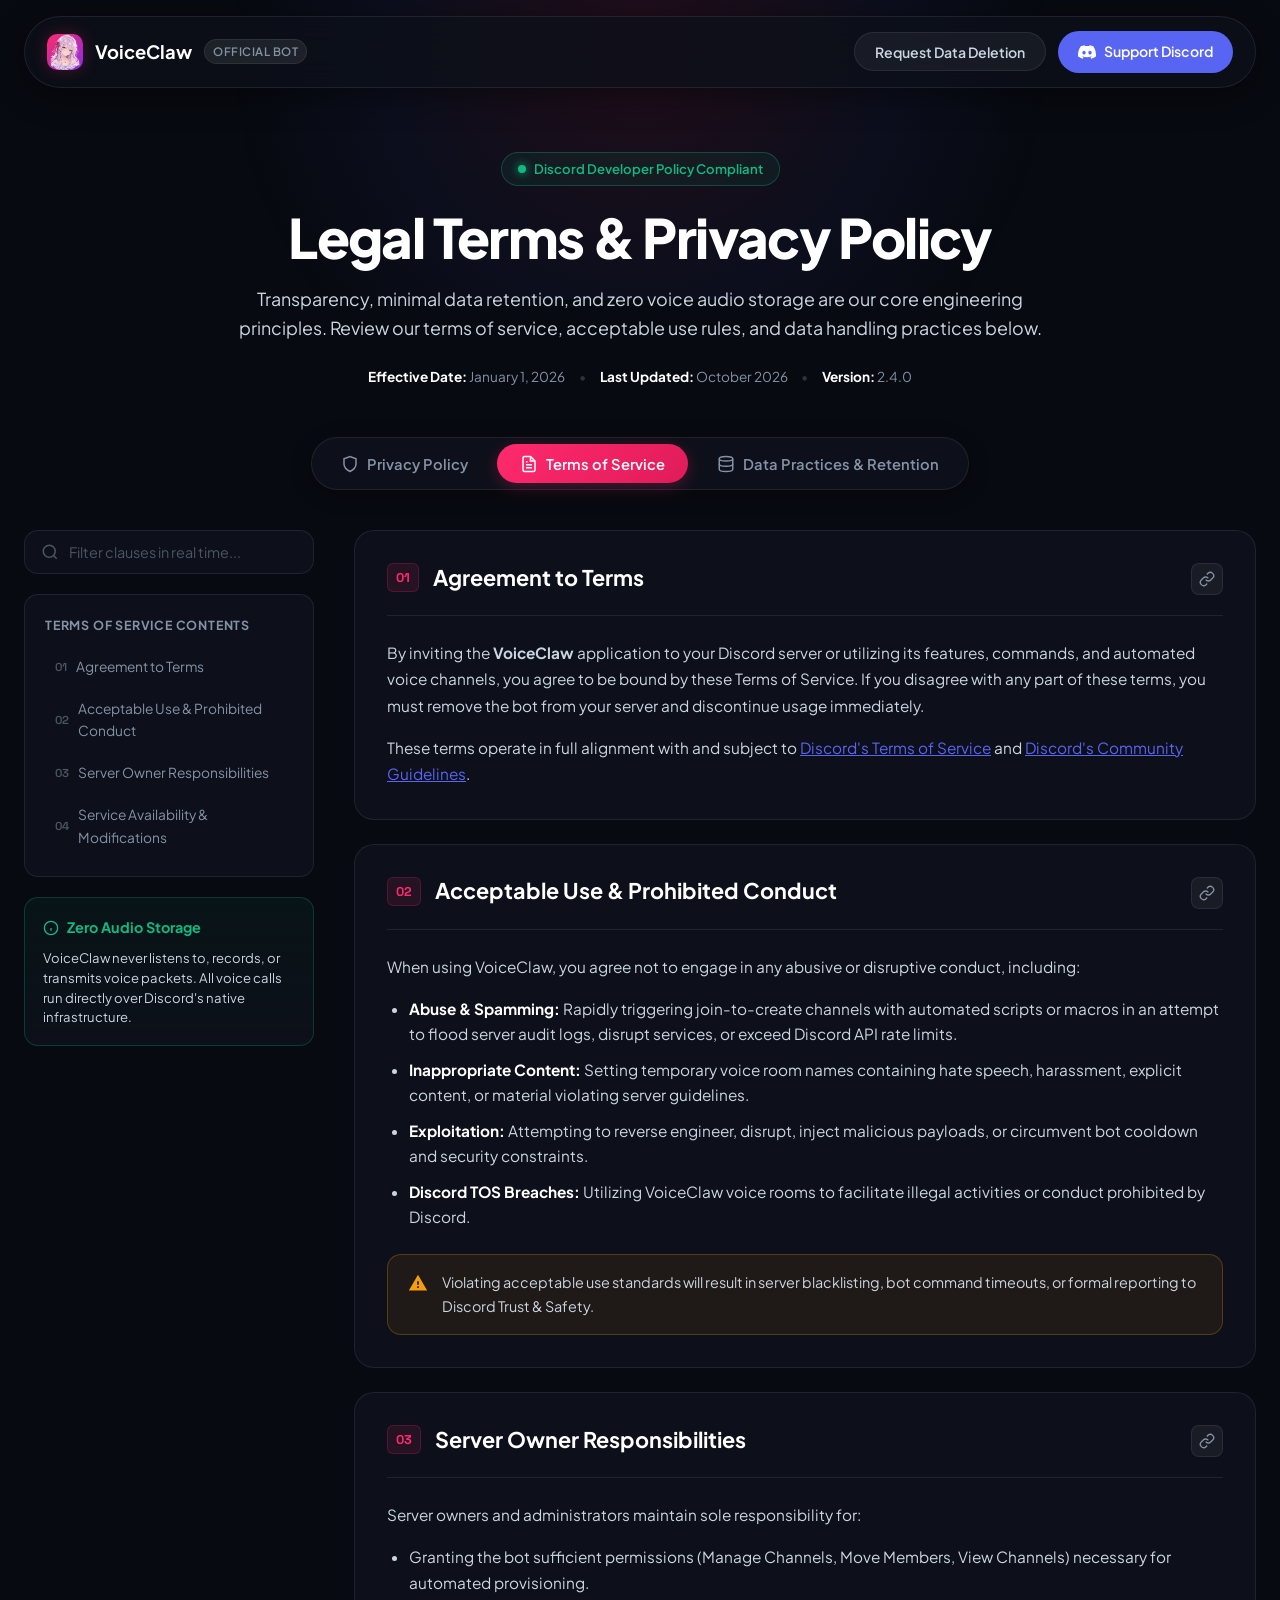
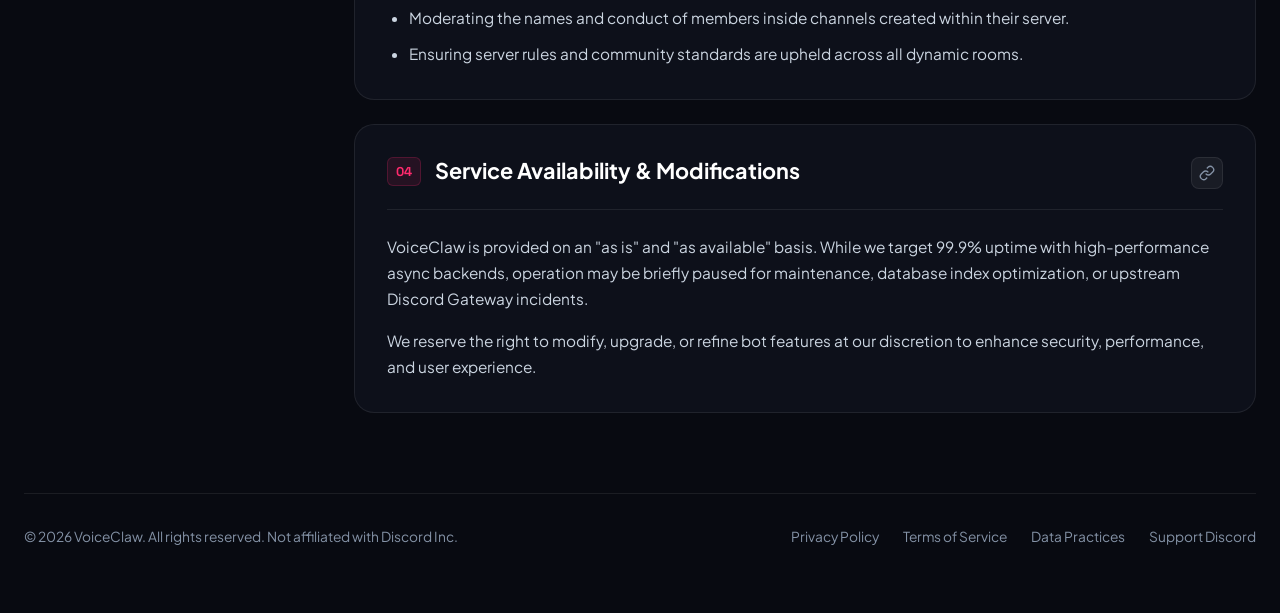
<file: terms.html>
<!DOCTYPE html>
<html lang="en">
<head>
  <meta charset="UTF-8">
  <meta name="viewport" content="width=device-width, initial-scale=1.0">
  <title>VoiceClaw - Terms of Service</title>
  <meta name="description" content="Official Terms of Service for VoiceClaw Discord Bot. Compliant with Discord Developer Policy, GDPR, and CCPA.">
  <link rel="icon" href="favicon.png">
  <link rel="preconnect" href="https://fonts.googleapis.com">
  <link rel="preconnect" href="https://fonts.gstatic.com" crossorigin>
  <link href="https://fonts.googleapis.com/css2?family=Plus+Jakarta+Sans:wght@400;500;600;700;800&family=Space+Grotesk:wght@500;700&display=swap" rel="stylesheet">
  <link rel="stylesheet" href="privacy.css">
</head>
<body>
  <script>
    // Automatically open the Terms of Service tab on terms.html
    window.location.replace("privacy.html#terms");
  </script>
</body>
</html>
</file>
<file: webpanel/style.css>
:root {
  --bg-primary: #0b0e14;
  --bg-secondary: #111722;
  --bg-card: rgba(18, 24, 38, 0.75);
  --bg-card-hover: rgba(26, 34, 52, 0.85);
  --border-color: rgba(255, 255, 255, 0.08);
  --border-focus: rgba(88, 101, 242, 0.5);
  
  --text-main: #f3f4f6;
  --text-muted: #9ca3af;
  --text-dim: #6b7280;
  
  --accent-discord: #5865f2;
  --accent-discord-hover: #4752c4;
  --accent-cyan: #06b6d4;
  --accent-emerald: #10b981;
  --accent-amber: #f59e0b;
  --accent-rose: #f43f5e;
  
  --radius-sm: 8px;
  --radius-md: 12px;
  --radius-lg: 18px;
  --radius-full: 9999px;
  
  --shadow-sm: 0 2px 8px rgba(0, 0, 0, 0.3);
  --shadow-md: 0 8px 24px rgba(0, 0, 0, 0.45);
  --shadow-glow: 0 0 30px rgba(88, 101, 242, 0.2);
  
  --transition: all 0.25s cubic-bezier(0.16, 1, 0.3, 1);
  --font-family: 'Outfit', 'Inter', -apple-system, BlinkMacSystemFont, 'Segoe UI', Roboto, sans-serif;
}

* {
  margin: 0;
  padding: 0;
  box-sizing: border-box;
}

html {
  scroll-behavior: smooth;
}

body {
  font-family: var(--font-family);
  background-color: var(--bg-primary);
  color: var(--text-main);
  line-height: 1.65;
  overflow-x: hidden;
  min-height: 100vh;
  display: flex;
  flex-direction: column;
  position: relative;
}

/* Background Ambient Glows */
body::before, body::after {
  content: '';
  position: fixed;
  border-radius: 50%;
  pointer-events: none;
  z-index: 0;
  filter: blur(140px);
}

body::before {
  top: -120px;
  left: 15%;
  width: 500px;
  height: 500px;
  background: radial-gradient(circle, rgba(88, 101, 242, 0.15) 0%, transparent 70%);
}

body::after {
  bottom: 5%;
  right: 10%;
  width: 450px;
  height: 450px;
  background: radial-gradient(circle, rgba(6, 182, 212, 0.12) 0%, transparent 70%);
}

/* App Container */
.app-container {
  position: relative;
  z-index: 1;
  display: flex;
  flex-direction: column;
  min-height: 100vh;
}

/* Top Navigation Bar */
.navbar {
  position: sticky;
  top: 0;
  z-index: 100;
  background: rgba(11, 14, 20, 0.82);
  backdrop-filter: blur(16px);
  -webkit-backdrop-filter: blur(16px);
  border-bottom: 1px solid var(--border-color);
  padding: 0.85rem 1.5rem;
}

.nav-inner {
  max-width: 1280px;
  margin: 0 auto;
  display: flex;
  align-items: center;
  justify-content: space-between;
  gap: 1rem;
}

.brand {
  display: flex;
  align-items: center;
  gap: 0.75rem;
  text-decoration: none;
  color: var(--text-main);
  font-weight: 700;
  font-size: 1.25rem;
}

.brand-icon {
  width: 40px;
  height: 40px;
  background: linear-gradient(135deg, var(--accent-discord), #8b5cf6);
  border-radius: var(--radius-md);
  display: flex;
  align-items: center;
  justify-content: center;
  box-shadow: 0 4px 14px rgba(88, 101, 242, 0.4);
}

.brand-icon svg {
  width: 22px;
  height: 22px;
  fill: #ffffff;
}

.brand-badge {
  font-size: 0.7rem;
  background: rgba(16, 185, 129, 0.15);
  color: var(--accent-emerald);
  padding: 2px 8px;
  border-radius: var(--radius-full);
  border: 1px solid rgba(16, 185, 129, 0.3);
  font-weight: 600;
}

.nav-actions {
  display: flex;
  align-items: center;
  gap: 0.75rem;
}

.btn {
  display: inline-flex;
  align-items: center;
  gap: 0.5rem;
  font-family: inherit;
  font-size: 0.875rem;
  font-weight: 600;
  padding: 0.55rem 1rem;
  border-radius: var(--radius-sm);
  text-decoration: none;
  cursor: pointer;
  border: 1px solid transparent;
  transition: var(--transition);
}

.btn-secondary {
  background: rgba(255, 255, 255, 0.05);
  color: var(--text-main);
  border-color: var(--border-color);
}

.btn-secondary:hover {
  background: rgba(255, 255, 255, 0.1);
  border-color: rgba(255, 255, 255, 0.2);
}

.btn-primary {
  background: var(--accent-discord);
  color: #ffffff;
  box-shadow: 0 4px 12px rgba(88, 101, 242, 0.35);
}

.btn-primary:hover {
  background: var(--accent-discord-hover);
  box-shadow: 0 6px 18px rgba(88, 101, 242, 0.5);
  transform: translateY(-1px);
}

/* Hero Section */
.hero {
  padding: 3.5rem 1.5rem 2rem;
  text-align: center;
  max-width: 860px;
  margin: 0 auto;
}

.hero-pill {
  display: inline-flex;
  align-items: center;
  gap: 0.5rem;
  font-size: 0.8rem;
  color: var(--accent-cyan);
  background: rgba(6, 182, 212, 0.1);
  border: 1px solid rgba(6, 182, 212, 0.25);
  padding: 4px 14px;
  border-radius: var(--radius-full);
  margin-bottom: 1.25rem;
}

.hero-pill .pulse-dot {
  width: 8px;
  height: 8px;
  background-color: var(--accent-cyan);
  border-radius: 50%;
  box-shadow: 0 0 10px var(--accent-cyan);
  animation: pulse 2s infinite;
}

@keyframes pulse {
  0% { transform: scale(0.9); opacity: 0.8; }
  50% { transform: scale(1.3); opacity: 1; }
  100% { transform: scale(0.9); opacity: 0.8; }
}

.hero h1 {
  font-size: 2.75rem;
  font-weight: 800;
  letter-spacing: -0.03em;
  background: linear-gradient(180deg, #ffffff 30%, #9ca3af 100%);
  -webkit-background-clip: text;
  -webkit-text-fill-color: transparent;
  margin-bottom: 1rem;
}

.hero p {
  color: var(--text-muted);
  font-size: 1.1rem;
  max-width: 620px;
  margin: 0 auto 1.75rem;
}

.hero-meta {
  display: flex;
  align-items: center;
  justify-content: center;
  flex-wrap: wrap;
  gap: 1.5rem;
  font-size: 0.85rem;
  color: var(--text-dim);
}

.hero-meta span {
  display: flex;
  align-items: center;
  gap: 0.4rem;
}

/* Nav Tabs */
.tabs-wrapper {
  max-width: 1280px;
  margin: 1rem auto 0;
  padding: 0 1.5rem;
}

.tabs-bar {
  display: flex;
  align-items: center;
  gap: 0.5rem;
  background: var(--bg-secondary);
  padding: 0.35rem;
  border-radius: var(--radius-md);
  border: 1px solid var(--border-color);
  width: fit-content;
  margin: 0 auto 2.5rem;
}

.tab-btn {
  display: inline-flex;
  align-items: center;
  gap: 0.5rem;
  background: transparent;
  color: var(--text-muted);
  font-family: inherit;
  font-size: 0.95rem;
  font-weight: 600;
  border: none;
  padding: 0.65rem 1.4rem;
  border-radius: var(--radius-sm);
  cursor: pointer;
  transition: var(--transition);
}

.tab-btn:hover {
  color: var(--text-main);
}

.tab-btn.active {
  background: var(--accent-discord);
  color: #ffffff;
  box-shadow: 0 4px 14px rgba(88, 101, 242, 0.4);
}

/* Main Content Grid */
.content-layout {
  max-width: 1280px;
  margin: 0 auto;
  padding: 0 1.5rem 5rem;
  display: grid;
  grid-template-columns: 280px 1fr;
  gap: 2.5rem;
  position: relative;
}

/* Sidebar / Table of Contents */
.sidebar {
  position: sticky;
  top: 5rem;
  height: fit-content;
  max-height: calc(100vh - 7rem);
  overflow-y: auto;
  display: flex;
  flex-direction: column;
  gap: 1.25rem;
}

.search-box {
  position: relative;
}

.search-box input {
  width: 100%;
  background: var(--bg-secondary);
  border: 1px solid var(--border-color);
  color: var(--text-main);
  padding: 0.6rem 0.85rem 0.6rem 2.25rem;
  border-radius: var(--radius-sm);
  font-family: inherit;
  font-size: 0.85rem;
  outline: none;
  transition: var(--transition);
}

.search-box input:focus {
  border-color: var(--border-focus);
  box-shadow: 0 0 0 3px rgba(88, 101, 242, 0.15);
}

.search-box svg {
  position: absolute;
  left: 0.75rem;
  top: 50%;
  transform: translateY(-50%);
  width: 15px;
  height: 15px;
  fill: var(--text-dim);
}

.toc-card {
  background: var(--bg-card);
  backdrop-filter: blur(12px);
  border: 1px solid var(--border-color);
  border-radius: var(--radius-md);
  padding: 1.25rem;
}

.toc-card h3 {
  font-size: 0.85rem;
  font-weight: 700;
  text-transform: uppercase;
  letter-spacing: 0.05em;
  color: var(--text-dim);
  margin-bottom: 0.85rem;
}

.toc-list {
  list-style: none;
  display: flex;
  flex-direction: column;
  gap: 0.35rem;
}

.toc-link {
  display: flex;
  align-items: center;
  font-size: 0.875rem;
  color: var(--text-muted);
  text-decoration: none;
  padding: 0.4rem 0.6rem;
  border-radius: var(--radius-sm);
  transition: var(--transition);
}

.toc-link:hover {
  color: var(--text-main);
  background: rgba(255, 255, 255, 0.04);
}

.toc-link.active {
  color: var(--accent-discord);
  font-weight: 600;
  background: rgba(88, 101, 242, 0.1);
  border-left: 3px solid var(--accent-discord);
  border-radius: 0 var(--radius-sm) var(--radius-sm) 0;
}

.sidebar-summary-card {
  background: linear-gradient(145deg, rgba(88, 101, 242, 0.08), rgba(6, 182, 212, 0.06));
  border: 1px solid rgba(88, 101, 242, 0.2);
  border-radius: var(--radius-md);
  padding: 1.25rem;
}

.sidebar-summary-card h4 {
  font-size: 0.95rem;
  margin-bottom: 0.4rem;
  color: var(--text-main);
  display: flex;
  align-items: center;
  gap: 0.4rem;
}

.sidebar-summary-card p {
  font-size: 0.8rem;
  color: var(--text-muted);
  margin-bottom: 0.85rem;
}

/* Main Document Container */
.doc-pane {
  display: none;
  flex-direction: column;
  gap: 2rem;
  animation: fadeIn 0.3s ease-out forwards;
}

.doc-pane.active {
  display: flex;
}

@keyframes fadeIn {
  from { opacity: 0; transform: translateY(6px); }
  to { opacity: 1; transform: translateY(0); }
}

/* Clauses & Sections */
.policy-card {
  background: var(--bg-card);
  backdrop-filter: blur(12px);
  border: 1px solid var(--border-color);
  border-radius: var(--radius-lg);
  padding: 2rem;
  transition: var(--transition);
  position: relative;
  overflow: hidden;
}

.policy-card:hover {
  border-color: rgba(255, 255, 255, 0.15);
  box-shadow: var(--shadow-sm);
}

.policy-card::before {
  content: '';
  position: absolute;
  top: 0;
  left: 0;
  width: 4px;
  height: 100%;
  background: transparent;
  transition: var(--transition);
}

.policy-card:hover::before {
  background: var(--accent-discord);
}

.card-header {
  display: flex;
  align-items: center;
  justify-content: space-between;
  margin-bottom: 1.15rem;
  gap: 1rem;
}

.card-title-group {
  display: flex;
  align-items: center;
  gap: 0.75rem;
}

.section-number {
  font-size: 0.85rem;
  font-weight: 700;
  color: var(--accent-discord);
  background: rgba(88, 101, 242, 0.12);
  padding: 4px 10px;
  border-radius: var(--radius-sm);
  border: 1px solid rgba(88, 101, 242, 0.25);
}

.policy-card h2 {
  font-size: 1.35rem;
  font-weight: 700;
  color: var(--text-main);
}

.copy-anchor {
  background: transparent;
  border: none;
  cursor: pointer;
  padding: 6px;
  color: var(--text-dim);
  border-radius: var(--radius-sm);
  transition: var(--transition);
  display: flex;
  align-items: center;
  justify-content: center;
}

.copy-anchor:hover {
  color: var(--text-main);
  background: rgba(255, 255, 255, 0.08);
}

.card-body p {
  color: var(--text-muted);
  font-size: 0.96rem;
  margin-bottom: 1rem;
}

.card-body p:last-child {
  margin-bottom: 0;
}

.card-body ul, .card-body ol {
  margin: 0.75rem 0 1rem 1.5rem;
  color: var(--text-muted);
  font-size: 0.95rem;
}

.card-body li {
  margin-bottom: 0.5rem;
}

.card-body strong {
  color: var(--text-main);
}

/* Callout Boxes */
.callout {
  border-radius: var(--radius-md);
  padding: 1rem 1.25rem;
  margin: 1.25rem 0;
  display: flex;
  gap: 0.75rem;
  font-size: 0.9rem;
}

.callout-info {
  background: rgba(6, 182, 212, 0.08);
  border: 1px solid rgba(6, 182, 212, 0.25);
  color: #a5f3fc;
}

.callout-warning {
  background: rgba(245, 158, 11, 0.08);
  border: 1px solid rgba(245, 158, 11, 0.25);
  color: #fde68a;
}

.callout-success {
  background: rgba(16, 185, 129, 0.08);
  border: 1px solid rgba(16, 185, 129, 0.25);
  color: #a7f3d0;
}

.callout svg {
  width: 20px;
  height: 20px;
  flex-shrink: 0;
  margin-top: 2px;
}

/* Data Table */
.data-table-container {
  overflow-x: auto;
  margin: 1.25rem 0;
  border: 1px solid var(--border-color);
  border-radius: var(--radius-md);
}

.data-table {
  width: 100%;
  border-collapse: collapse;
  font-size: 0.9rem;
  text-align: left;
}

.data-table th {
  background: var(--bg-secondary);
  color: var(--text-main);
  padding: 0.75rem 1rem;
  font-weight: 600;
  border-bottom: 1px solid var(--border-color);
}

.data-table td {
  padding: 0.75rem 1rem;
  color: var(--text-muted);
  border-bottom: 1px solid var(--border-color);
}

.data-table tr:last-child td {
  border-bottom: none;
}

.data-table tr:hover td {
  background: rgba(255, 255, 255, 0.02);
}

.tag {
  display: inline-block;
  padding: 2px 8px;
  border-radius: var(--radius-sm);
  font-size: 0.75rem;
  font-weight: 600;
}

.tag-stored {
  background: rgba(245, 158, 11, 0.15);
  color: var(--accent-amber);
}

.tag-ephemeral {
  background: rgba(16, 185, 129, 0.15);
  color: var(--accent-emerald);
}

.tag-never {
  background: rgba(244, 63, 94, 0.15);
  color: var(--accent-rose);
}

/* Modal Popup */
.modal-overlay {
  position: fixed;
  inset: 0;
  background: rgba(0, 0, 0, 0.75);
  backdrop-filter: blur(8px);
  z-index: 200;
  display: none;
  align-items: center;
  justify-content: center;
  padding: 1.5rem;
}

.modal-overlay.open {
  display: flex;
}

.modal-box {
  background: var(--bg-secondary);
  border: 1px solid var(--border-color);
  border-radius: var(--radius-lg);
  max-width: 520px;
  width: 100%;
  padding: 2rem;
  box-shadow: var(--shadow-md);
  position: relative;
  animation: modalPop 0.25s ease-out;
}

@keyframes modalPop {
  from { transform: scale(0.95); opacity: 0; }
  to { transform: scale(1); opacity: 1; }
}

.modal-header {
  display: flex;
  align-items: center;
  justify-content: space-between;
  margin-bottom: 1.25rem;
}

.modal-header h3 {
  font-size: 1.25rem;
  color: var(--text-main);
}

.modal-close {
  background: transparent;
  border: none;
  cursor: pointer;
  color: var(--text-muted);
  font-size: 1.5rem;
  line-height: 1;
}

.modal-close:hover {
  color: var(--text-main);
}

/* Toast */
.toast {
  position: fixed;
  bottom: 2rem;
  right: 2rem;
  background: var(--bg-secondary);
  border: 1px solid var(--accent-emerald);
  color: #ffffff;
  padding: 0.75rem 1.25rem;
  border-radius: var(--radius-md);
  box-shadow: var(--shadow-md);
  font-size: 0.875rem;
  display: flex;
  align-items: center;
  gap: 0.6rem;
  z-index: 300;
  transform: translateY(100px);
  opacity: 0;
  pointer-events: none;
  transition: all 0.3s cubic-bezier(0.16, 1, 0.3, 1);
}

.toast.show {
  transform: translateY(0);
  opacity: 1;
}

/* Footer */
.footer {
  border-top: 1px solid var(--border-color);
  background: var(--bg-secondary);
  padding: 3rem 1.5rem;
  margin-top: auto;
}

.footer-inner {
  max-width: 1280px;
  margin: 0 auto;
  display: flex;
  align-items: center;
  justify-content: space-between;
  flex-wrap: wrap;
  gap: 1.5rem;
  color: var(--text-dim);
  font-size: 0.875rem;
}

.footer-links {
  display: flex;
  align-items: center;
  gap: 1.5rem;
}

.footer-links a {
  color: var(--text-muted);
  text-decoration: none;
  transition: var(--transition);
}

.footer-links a:hover {
  color: var(--text-main);
}

/* Responsive */
@media (max-width: 900px) {
  .content-layout {
    grid-template-columns: 1fr;
  }
  .sidebar {
    display: none;
  }
  .hero h1 {
    font-size: 2.2rem;
  }
  .tabs-bar {
    width: 100%;
    justify-content: center;
  }
}
</file>
<file: privacy.css>
/* ==========================================================================
   VoiceClaw - Legal Terms & Privacy Policy Modern High-Contrast Dark Theme
   Compliant with Discord Developer Policy, GDPR & CCPA
   ========================================================================== */

:root {
  --font-sans: 'Plus Jakarta Sans', 'Inter', -apple-system, BlinkMacSystemFont, 'Segoe UI', Roboto, sans-serif;
  --font-mono: 'Space Grotesk', SFMono-Regular, Menlo, monospace;

  /* Premium High-Contrast Dark Palette */
  --bg-deep: #05060a;
  --bg-body: #080a11;
  --bg-card: #0d101a;
  --bg-card-hover: #121624;
  --bg-glass: rgba(13, 16, 26, 0.75);

  /* Hairline Borders */
  --border-subtle: rgba(255, 255, 255, 0.08);
  --border-hover: rgba(255, 255, 255, 0.16);
  --border-focus: rgba(255, 42, 109, 0.5);

  /* Signature Accents */
  --accent-pink: #ff2a6d;
  --accent-pink-glow: rgba(255, 42, 109, 0.25);
  --accent-pink-subtle: rgba(255, 42, 109, 0.1);
  --accent-discord: #5865f2;
  --accent-discord-hover: #4752c4;
  --accent-cyan: #00f2fe;
  --accent-emerald: #10b981;
  --accent-emerald-glow: rgba(16, 185, 129, 0.25);
  --accent-amber: #f59e0b;

  /* Typography */
  --text-primary: #ffffff;
  --text-secondary: #cbd5e1;
  --text-muted: #8492a6;
  --text-dim: #4b5563;

  /* Geometry */
  --radius-sm: 8px;
  --radius-md: 14px;
  --radius-lg: 20px;
  --radius-full: 9999px;
  --transition: all 0.2s cubic-bezier(0.16, 1, 0.3, 1);
}

*, *::before, *::after {
  box-sizing: border-box;
  margin: 0;
  padding: 0;
}

html {
  scroll-behavior: smooth;
  font-size: 16px;
  background-color: var(--bg-deep);
  width: 100%;
  max-width: 100vw;
  overflow-x: hidden;
}

body {
  font-family: var(--font-sans);
  background-color: var(--bg-body);
  color: var(--text-secondary);
  line-height: 1.65;
  -webkit-font-smoothing: antialiased;
  min-height: 100vh;
  position: relative;
  width: 100%;
  max-width: 100vw;
  overflow-x: hidden;
}

/* Background Atmosphere Glow */
body::before {
  content: '';
  position: fixed;
  top: -200px;
  left: 50%;
  transform: translateX(-50%);
  width: 900px;
  height: 500px;
  background: radial-gradient(circle, rgba(255, 42, 109, 0.1) 0%, rgba(88, 101, 242, 0.05) 50%, transparent 80%);
  pointer-events: none;
  z-index: 0;
}

.app-container {
  max-width: 1360px;
  margin: 0 auto;
  padding: 0 1.5rem 4rem;
  position: relative;
  z-index: 1;
}

/* ==========================================================================
   Navbar
   ========================================================================== */
.navbar {
  position: sticky;
  top: 1rem;
  z-index: 50;
  margin-bottom: 2.5rem;
}

.nav-inner {
  display: flex;
  align-items: center;
  justify-content: space-between;
  padding: 0.85rem 1.4rem;
  background: var(--bg-glass);
  backdrop-filter: blur(16px);
  -webkit-backdrop-filter: blur(16px);
  border: 1px solid var(--border-subtle);
  border-radius: var(--radius-full);
  box-shadow: 0 8px 32px rgba(0, 0, 0, 0.4);
}

.brand {
  display: flex;
  align-items: center;
  gap: 0.75rem;
  text-decoration: none;
  color: var(--text-primary);
  font-weight: 700;
  font-size: 1.15rem;
}

.brand-icon {
  width: 36px;
  height: 36px;
  background: linear-gradient(135deg, var(--accent-pink), #8a2be2);
  border-radius: 10px;
  display: flex;
  align-items: center;
  justify-content: center;
  box-shadow: 0 0 16px var(--accent-pink-glow);
  overflow: hidden;
}

.brand-icon img,
.brand-logo-img {
  width: 100%;
  height: 100%;
  object-fit: cover;
  border-radius: inherit;
  display: block;
}

.brand-icon svg {
  width: 20px;
  height: 20px;
  fill: #fff;
}

.brand-badge {
  font-size: 0.72rem;
  font-weight: 600;
  padding: 2px 8px;
  background: rgba(255, 255, 255, 0.08);
  border: 1px solid var(--border-subtle);
  border-radius: var(--radius-full);
  color: var(--text-muted);
  letter-spacing: 0.5px;
  text-transform: uppercase;
}

.nav-actions {
  display: flex;
  align-items: center;
  gap: 0.75rem;
}

.btn {
  display: inline-flex;
  align-items: center;
  gap: 0.5rem;
  padding: 0.6rem 1.25rem;
  font-size: 0.88rem;
  font-weight: 600;
  font-family: var(--font-sans);
  border-radius: var(--radius-full);
  text-decoration: none;
  cursor: pointer;
  border: none;
  transition: var(--transition);
}

.btn-primary {
  background: var(--accent-discord);
  color: #fff;
}

.btn-primary:hover {
  background: var(--accent-discord-hover);
  transform: translateY(-1px);
  box-shadow: 0 4px 16px rgba(88, 101, 242, 0.4);
}

.btn-secondary {
  background: rgba(255, 255, 255, 0.05);
  color: var(--text-secondary);
  border: 1px solid var(--border-subtle);
}

.btn-secondary:hover {
  background: rgba(255, 255, 255, 0.1);
  color: #fff;
  border-color: var(--border-hover);
}

/* ==========================================================================
   Hero Section
   ========================================================================== */
.hero {
  text-align: center;
  padding: 2.5rem 1rem 3rem;
  max-width: 860px;
  margin: 0 auto;
}

.hero-pill {
  display: inline-flex;
  align-items: center;
  gap: 0.5rem;
  padding: 0.35rem 1rem;
  background: rgba(16, 185, 129, 0.08);
  border: 1px solid rgba(16, 185, 129, 0.3);
  border-radius: var(--radius-full);
  font-size: 0.82rem;
  font-weight: 600;
  color: var(--accent-emerald);
  margin-bottom: 1.25rem;
}

.pulse-dot {
  width: 8px;
  height: 8px;
  background-color: var(--accent-emerald);
  border-radius: 50%;
  box-shadow: 0 0 10px var(--accent-emerald);
  animation: pulseGlow 2s infinite;
}

@keyframes pulseGlow {
  0% { transform: scale(0.95); box-shadow: 0 0 0 0 rgba(16, 185, 129, 0.7); }
  70% { transform: scale(1.05); box-shadow: 0 0 0 8px rgba(16, 185, 129, 0); }
  100% { transform: scale(0.95); box-shadow: 0 0 0 0 rgba(16, 185, 129, 0); }
}

.hero h1 {
  font-size: clamp(2.2rem, 5vw, 3.4rem);
  font-weight: 800;
  color: var(--text-primary);
  line-height: 1.15;
  letter-spacing: -0.03em;
  margin-bottom: 1rem;
}

.hero p {
  font-size: 1.12rem;
  color: var(--text-secondary);
  line-height: 1.6;
  margin-bottom: 1.5rem;
}

.hero-meta {
  display: flex;
  flex-wrap: wrap;
  align-items: center;
  justify-content: center;
  gap: 0.85rem;
  font-size: 0.85rem;
  color: var(--text-muted);
}

.hero-meta strong {
  color: var(--text-primary);
}

.meta-divider {
  opacity: 0.3;
}

/* ==========================================================================
   Navigation Tabs
   ========================================================================== */
.tabs-wrapper {
  display: flex;
  justify-content: center;
  margin-bottom: 2.5rem;
}

.tabs-bar {
  display: flex;
  gap: 0.4rem;
  background: var(--bg-card);
  padding: 0.4rem;
  border-radius: var(--radius-full);
  border: 1px solid var(--border-subtle);
  box-shadow: 0 4px 20px rgba(0, 0, 0, 0.3);
}

.tab-btn {
  display: inline-flex;
  align-items: center;
  gap: 0.55rem;
  padding: 0.65rem 1.4rem;
  font-size: 0.92rem;
  font-weight: 600;
  font-family: var(--font-sans);
  color: var(--text-muted);
  background: transparent;
  border: none;
  border-radius: var(--radius-full);
  cursor: pointer;
  transition: var(--transition);
}

.tab-btn:hover {
  color: var(--text-primary);
  background: rgba(255, 255, 255, 0.05);
}

.tab-btn.active {
  color: #fff;
  background: linear-gradient(135deg, var(--accent-pink), #e01b5a);
  box-shadow: 0 4px 16px var(--accent-pink-glow);
}

/* ==========================================================================
   Main Content Layout
   ========================================================================== */
.content-layout {
  display: grid;
  grid-template-columns: 290px 1fr;
  gap: 2.5rem;
  align-items: flex-start;
}

/* Sticky Sidebar */
.sidebar {
  position: sticky;
  top: 6.5rem;
  display: flex;
  flex-direction: column;
  gap: 1.25rem;
}

.search-box {
  display: flex;
  align-items: center;
  gap: 0.6rem;
  padding: 0.75rem 1rem;
  background: var(--bg-card);
  border: 1px solid var(--border-subtle);
  border-radius: var(--radius-md);
  transition: var(--transition);
}

.search-box:focus-within {
  border-color: var(--accent-pink);
  box-shadow: 0 0 16px var(--accent-pink-subtle);
}

.search-box svg {
  width: 18px;
  height: 18px;
  stroke: var(--text-dim);
  fill: none;
  stroke-width: 2;
  flex-shrink: 0;
}

.search-box input {
  background: transparent;
  border: none;
  outline: none;
  color: #fff;
  font-family: var(--font-sans);
  font-size: 0.9rem;
  width: 100%;
}

.search-box input::placeholder {
  color: var(--text-dim);
}

.toc-card {
  background: var(--bg-card);
  border: 1px solid var(--border-subtle);
  border-radius: var(--radius-md);
  padding: 1.25rem;
}

.toc-card h3 {
  font-size: 0.78rem;
  font-weight: 700;
  text-transform: uppercase;
  letter-spacing: 0.8px;
  color: var(--text-muted);
  margin-bottom: 0.85rem;
}

.toc-list {
  list-style: none;
  display: flex;
  flex-direction: column;
  gap: 0.4rem;
}

.toc-list a {
  display: flex;
  align-items: center;
  gap: 0.6rem;
  padding: 0.4rem 0.6rem;
  font-size: 0.86rem;
  color: var(--text-muted);
  text-decoration: none;
  border-radius: var(--radius-sm);
  transition: var(--transition);
}

.toc-list a:hover {
  color: #fff;
  background: rgba(255, 255, 255, 0.04);
}

.toc-list a.active {
  color: var(--accent-pink);
  background: var(--accent-pink-subtle);
  font-weight: 600;
}

.toc-num {
  font-size: 0.72rem;
  font-family: var(--font-mono);
  color: var(--text-dim);
  font-weight: 600;
}

.sidebar-summary-card {
  background: linear-gradient(180deg, rgba(16, 185, 129, 0.06), var(--bg-card));
  border: 1px solid rgba(16, 185, 129, 0.25);
  border-radius: var(--radius-md);
  padding: 1.15rem;
}

.sidebar-summary-card h4 {
  display: flex;
  align-items: center;
  gap: 0.5rem;
  font-size: 0.9rem;
  color: var(--accent-emerald);
  margin-bottom: 0.5rem;
}

.sidebar-summary-card p {
  font-size: 0.82rem;
  color: var(--text-secondary);
  line-height: 1.5;
}

/* ==========================================================================
   Document Container & Policy Cards
   ========================================================================== */
.document-container {
  min-width: 0;
}

.doc-pane {
  display: none;
  flex-direction: column;
  gap: 1.5rem;
}

.doc-pane.active {
  display: flex;
}

.policy-card {
  background: var(--bg-card);
  border: 1px solid var(--border-subtle);
  border-radius: var(--radius-lg);
  padding: 2rem;
  transition: var(--transition);
  position: relative;
}

.policy-card:hover {
  border-color: var(--border-hover);
  background: var(--bg-card-hover);
}

.card-header {
  display: flex;
  align-items: flex-start;
  justify-content: space-between;
  gap: 1rem;
  padding-bottom: 1.25rem;
  border-bottom: 1px solid var(--border-subtle);
  margin-bottom: 1.5rem;
}

.card-title-group {
  display: flex;
  align-items: center;
  gap: 0.85rem;
}

.section-number {
  font-family: var(--font-mono);
  font-size: 0.8rem;
  font-weight: 700;
  padding: 3px 8px;
  background: var(--accent-pink-subtle);
  color: var(--accent-pink);
  border-radius: 6px;
  border: 1px solid rgba(255, 42, 109, 0.2);
}

.card-title-group h2 {
  font-size: 1.35rem;
  font-weight: 700;
  color: var(--text-primary);
  line-height: 1.3;
}

.copy-anchor {
  background: rgba(255, 255, 255, 0.05);
  border: 1px solid var(--border-subtle);
  border-radius: var(--radius-sm);
  width: 32px;
  height: 32px;
  display: flex;
  align-items: center;
  justify-content: center;
  cursor: pointer;
  color: var(--text-muted);
  transition: var(--transition);
  flex-shrink: 0;
}

.copy-anchor:hover {
  color: #fff;
  border-color: var(--border-hover);
  background: rgba(255, 255, 255, 0.1);
}

.card-body {
  display: flex;
  flex-direction: column;
  gap: 1rem;
  color: var(--text-secondary);
  font-size: 0.96rem;
}

.card-body p {
  line-height: 1.7;
}

.card-body ul, .card-body ol {
  padding-left: 1.4rem;
  display: flex;
  flex-direction: column;
  gap: 0.65rem;
}

.card-body li strong {
  color: var(--text-primary);
}

.card-body code {
  font-family: var(--font-mono);
  font-size: 0.84rem;
  background: rgba(255, 255, 255, 0.06);
  padding: 2px 6px;
  border-radius: 4px;
  color: var(--accent-pink);
  border: 1px solid rgba(255, 255, 255, 0.08);
}

/* Data Table */
.data-table-container {
  overflow-x: auto;
  border: 1px solid var(--border-subtle);
  border-radius: var(--radius-md);
  margin: 0.5rem 0;
}

.data-table {
  width: 100%;
  border-collapse: collapse;
  font-size: 0.88rem;
  text-align: left;
}

.data-table th {
  background: rgba(255, 255, 255, 0.03);
  padding: 0.85rem 1.1rem;
  font-weight: 600;
  color: var(--text-primary);
  border-bottom: 1px solid var(--border-subtle);
}

.data-table td {
  padding: 0.9rem 1.1rem;
  border-bottom: 1px solid rgba(255, 255, 255, 0.04);
  vertical-align: top;
}

.data-table tr:last-child td {
  border-bottom: none;
}

/* Tags */
.tag {
  display: inline-block;
  font-size: 0.75rem;
  font-weight: 600;
  padding: 3px 8px;
  border-radius: 4px;
  white-space: nowrap;
}

.tag-stored {
  background: rgba(59, 130, 246, 0.12);
  color: #60a5fa;
  border: 1px solid rgba(59, 130, 246, 0.3);
}

.tag-ephemeral {
  background: rgba(245, 158, 11, 0.12);
  color: #fbbf24;
  border: 1px solid rgba(245, 158, 11, 0.3);
}

.tag-never {
  background: rgba(16, 185, 129, 0.12);
  color: #34d399;
  border: 1px solid rgba(16, 185, 129, 0.3);
}

/* Callout Boxes */
.callout {
  display: flex;
  gap: 0.85rem;
  padding: 1rem 1.25rem;
  border-radius: var(--radius-md);
  font-size: 0.9rem;
  align-items: flex-start;
  margin-top: 0.5rem;
}

.callout svg {
  width: 20px;
  height: 20px;
  flex-shrink: 0;
  margin-top: 2px;
}

.callout-info {
  background: rgba(88, 101, 242, 0.08);
  border: 1px solid rgba(88, 101, 242, 0.25);
  color: var(--text-secondary);
}

.callout-info svg {
  fill: var(--accent-discord);
}

.callout-warning {
  background: rgba(245, 158, 11, 0.08);
  border: 1px solid rgba(245, 158, 11, 0.25);
  color: var(--text-secondary);
}

.callout-warning svg {
  fill: var(--accent-amber);
}

/* ==========================================================================
   Data Deletion Modal
   ========================================================================== */
.modal-overlay {
  display: none;
  position: fixed;
  inset: 0;
  background: rgba(0, 0, 0, 0.75);
  backdrop-filter: blur(8px);
  -webkit-backdrop-filter: blur(8px);
  z-index: 100;
  align-items: center;
  justify-content: center;
  padding: 1.5rem;
}

.modal-overlay.open {
  display: flex;
}

.modal-box {
  background: var(--bg-card);
  border: 1px solid var(--border-hover);
  border-radius: var(--radius-lg);
  padding: 2rem;
  max-width: 520px;
  width: 100%;
  box-shadow: 0 24px 64px rgba(0, 0, 0, 0.8);
  animation: modalScaleUp 0.25s cubic-bezier(0.16, 1, 0.3, 1);
}

@keyframes modalScaleUp {
  from { opacity: 0; transform: scale(0.92); }
  to { opacity: 1; transform: scale(1); }
}

.modal-header {
  display: flex;
  align-items: center;
  justify-content: space-between;
  margin-bottom: 1rem;
}

.modal-header h3 {
  font-size: 1.25rem;
  color: var(--text-primary);
  font-weight: 700;
}

.modal-close {
  background: transparent;
  border: none;
  font-size: 1.6rem;
  color: var(--text-muted);
  cursor: pointer;
  line-height: 1;
}

.modal-close:hover {
  color: #fff;
}

/* Toast */
.toast {
  position: fixed;
  bottom: 2rem;
  right: 2rem;
  display: flex;
  align-items: center;
  gap: 0.6rem;
  background: var(--bg-card);
  border: 1px solid var(--border-hover);
  padding: 0.85rem 1.4rem;
  border-radius: var(--radius-full);
  color: #fff;
  font-size: 0.88rem;
  font-weight: 600;
  box-shadow: 0 12px 32px rgba(0, 0, 0, 0.5);
  z-index: 150;
  opacity: 0;
  transform: translateY(20px);
  transition: var(--transition);
  pointer-events: none;
}

.toast.show {
  opacity: 1;
  transform: translateY(0);
}

.toast svg {
  stroke: var(--accent-emerald);
}

/* ==========================================================================
   Footer
   ========================================================================== */
.footer {
  margin-top: 5rem;
  padding-top: 2rem;
  border-top: 1px solid var(--border-subtle);
}

.footer-inner {
  display: flex;
  flex-wrap: wrap;
  align-items: center;
  justify-content: space-between;
  gap: 1.25rem;
  font-size: 0.86rem;
  color: var(--text-muted);
}

.footer-links {
  display: flex;
  gap: 1.5rem;
}

.footer-links a {
  color: var(--text-muted);
  text-decoration: none;
  transition: var(--transition);
}

.footer-links a:hover {
  color: var(--text-primary);
}

/* ==========================================================================
   Responsive
   ========================================================================== */
@media (max-width: 960px) {
  .content-layout {
    grid-template-columns: 1fr;
    gap: 1.5rem;
  }

  .sidebar {
    position: static;
  }

  .hero h1 {
    font-size: 2.2rem;
  }

  .tabs-bar {
    width: 100%;
    overflow-x: auto;
  }
}
</file>
